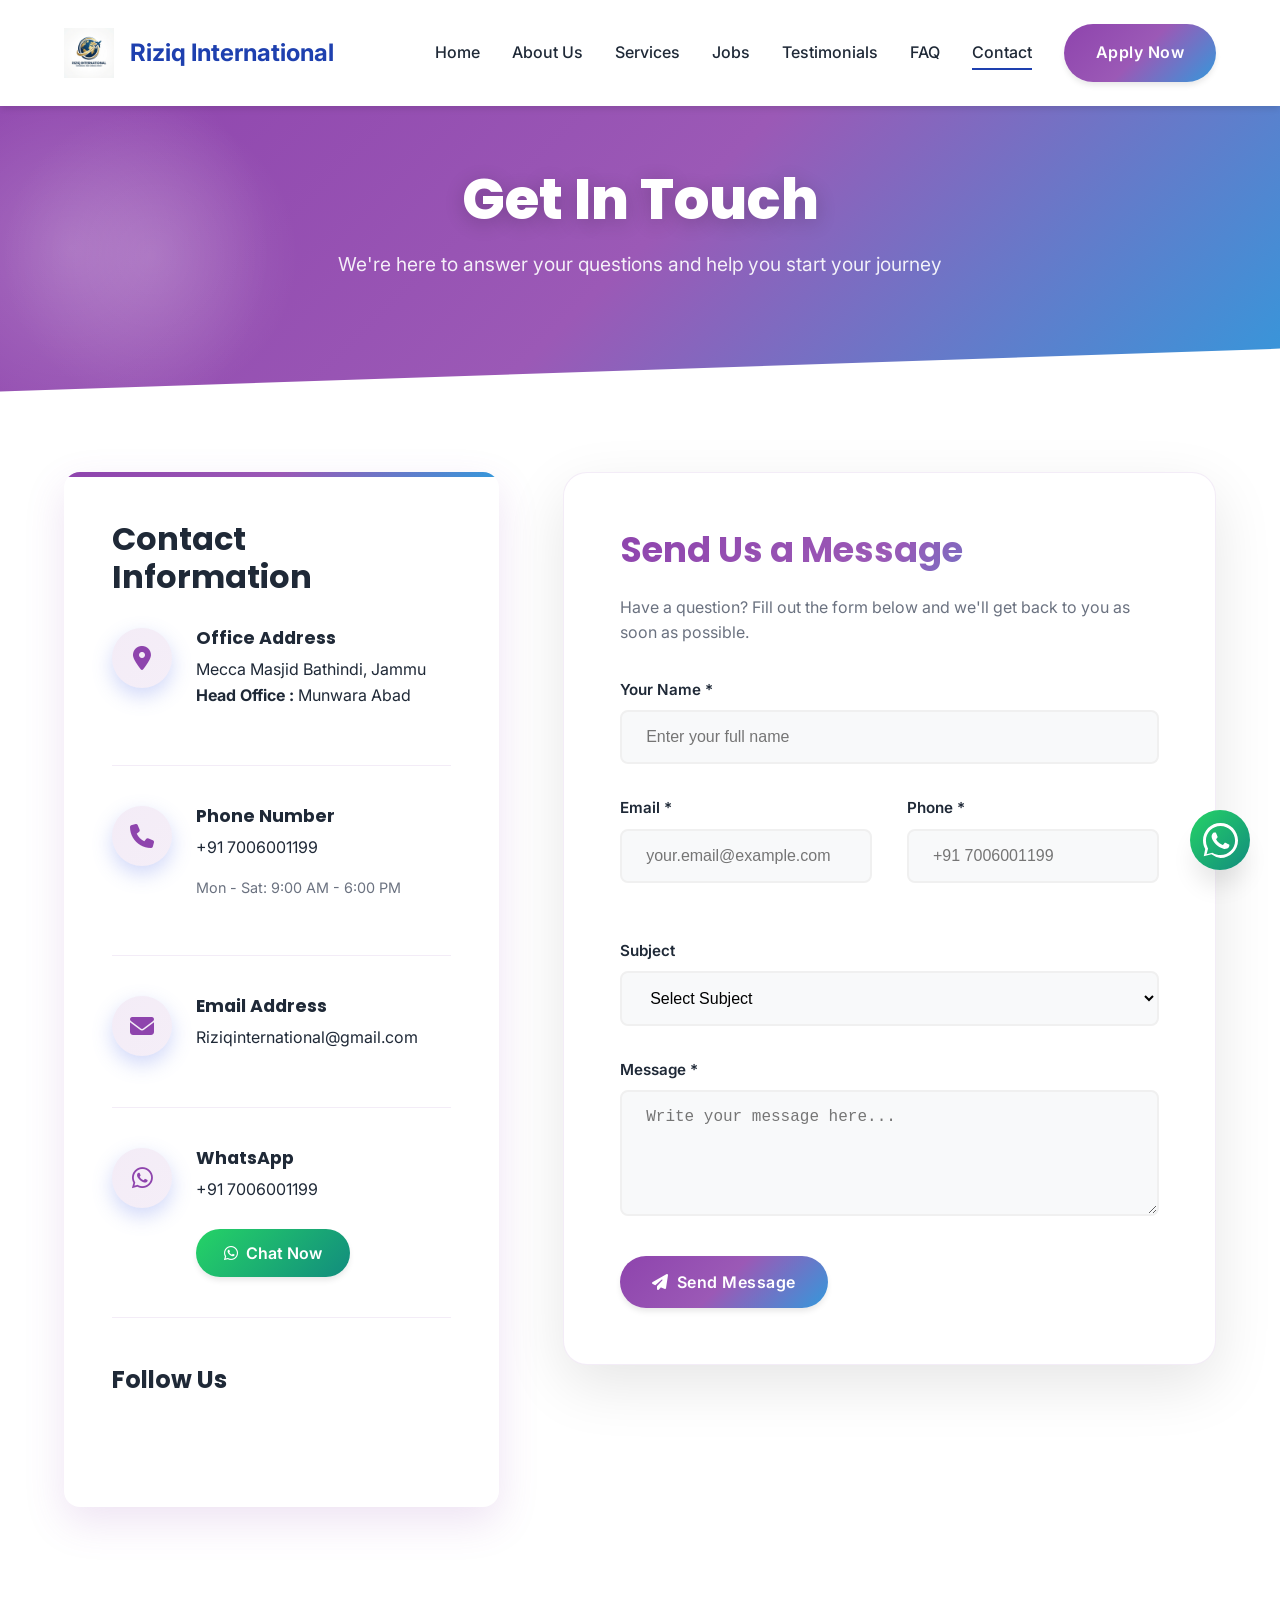
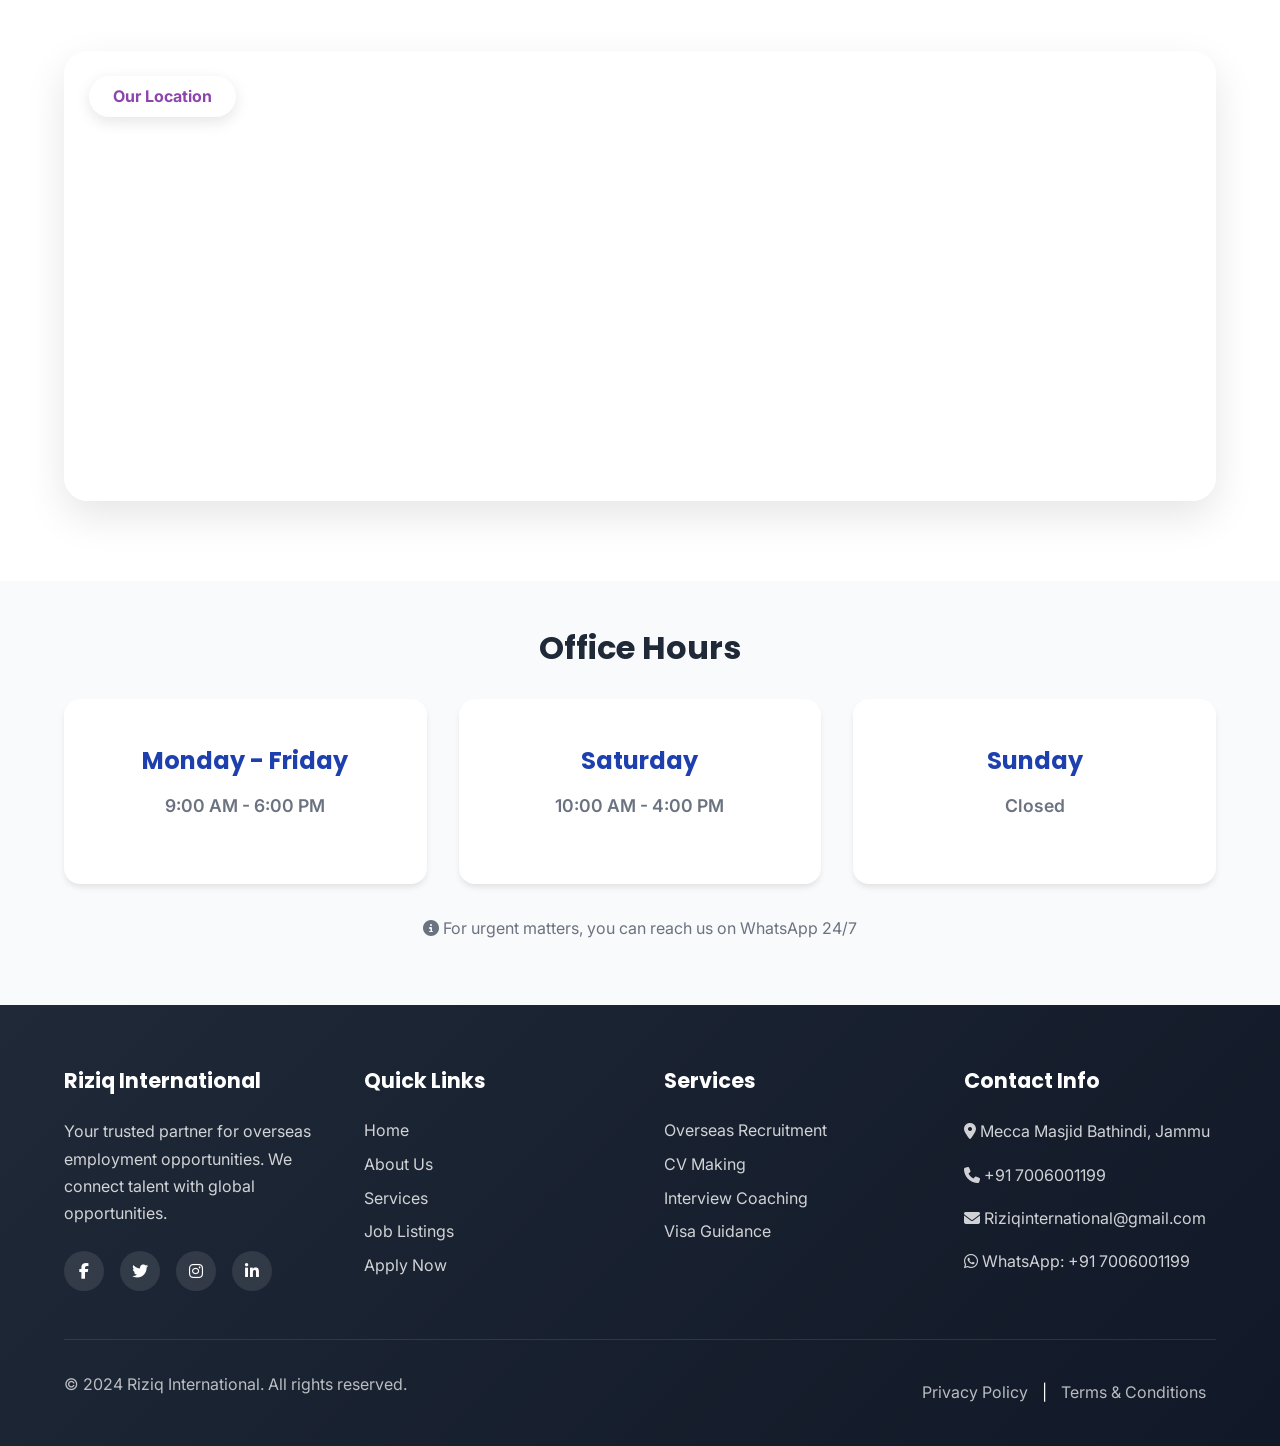
<file: contact.html>
<!DOCTYPE html>
<html lang="en">

<head>
    <meta charset="UTF-8">
    <meta name="viewport" content="width=device-width, initial-scale=1.0">
    <meta name="description"
        content="Contact Riziq International for overseas job consultancy services. Visit our office in Pulwama, Kashmir or reach us via phone, email, or WhatsApp.">
    <title>Contact Us - Riziq International</title>

    <link rel="preconnect" href="https://fonts.googleapis.com">
    <link rel="preconnect" href="https://fonts.gstatic.com" crossorigin>
    <link
        href="https://fonts.googleapis.com/css2?family=Inter:wght@400;500;600;700&family=Poppins:wght@600;700;800&display=swap"
        rel="stylesheet">

    <link rel="stylesheet" href="css/style.css">
    <link rel="stylesheet" href="css/components.css">
    <link rel="stylesheet" href="css/pages.css">
    <link rel="stylesheet" href="css/animations.css">
    <link rel="stylesheet" href="css/premium-effects.css">
    <link rel="stylesheet" href="css/mobile-responsive.css">
    <link rel="stylesheet" href="css/remaining-pages.css">
    <link rel="stylesheet" href="css/contact-page.css">
    <link rel="stylesheet" href="https://cdnjs.cloudflare.com/ajax/libs/font-awesome/6.4.0/css/all.min.css">
</head>

<body class="contact-page">
    <!-- Header -->
    <header class="header">
        <div class="container">
            <nav class="navbar">
                <a href="index.html" class="logo">
                    <img src="images/logo.png" alt="Riziq International Logo" class="logo-img">
                    <span>Riziq International</span>
                </a>

                <ul class="nav-menu">
                    <li><a href="index.html" class="nav-link">Home</a></li>
                    <li><a href="about.html" class="nav-link">About Us</a></li>
                    <li><a href="services.html" class="nav-link">Services</a></li>
                    <li><a href="jobs.html" class="nav-link">Jobs</a></li>
                    <li><a href="testimonials.html" class="nav-link">Testimonials</a></li>
                    <li><a href="faq.html" class="nav-link">FAQ</a></li>
                    <li><a href="contact.html" class="nav-link">Contact</a></li>
                    <li><a href="apply.html" class="btn btn-primary">Apply Now</a></li>
                </ul>

                <div class="mobile-toggle">
                    <span></span>
                    <span></span>
                    <span></span>
                </div>
            </nav>
        </div>
    </header>

    <!-- Page Header -->
    <section class="page-header">
        <div class="container">
            <h1>Get In Touch</h1>
            <p>We're here to answer your questions and help you start your journey</p>
        </div>
    </section>

    <!-- Contact Section -->
    <section class="contact-section">
        <div class="container">
            <div class="contact-grid">
                <!-- Contact Information -->
                <div class="contact-info">
                    <h2 style="margin-bottom: var(--spacing-lg);">Contact Information</h2>

                    <div class="contact-item">
                        <div class="contact-icon">
                            <i class="fas fa-map-marker-alt"></i>
                        </div>
                        <div class="contact-details">
                            <h4>Office Address</h4>
                            <p>Mecca Masjid Bathindi, Jammu<br><strong>Head Office :</strong> Munwara Abad</p>
                        </div>
                    </div>

                    <div class="contact-item">
                        <div class="contact-icon">
                            <i class="fas fa-phone"></i>
                        </div>
                        <div class="contact-details">
                            <h4>Phone Number</h4>
                            <p>+91 7006001199</p>
                            <p style="font-size: 0.9rem; color: var(--text-light);">Mon - Sat: 9:00 AM - 6:00 PM</p>
                        </div>
                    </div>

                    <div class="contact-item">
                        <div class="contact-icon">
                            <i class="fas fa-envelope"></i>
                        </div>
                        <div class="contact-details">
                            <h4>Email Address</h4>
                            <p>Riziqinternational@gmail.com</p>
                        </div>
                    </div>

                    <div class="contact-item">
                        <div class="contact-icon">
                            <i class="fab fa-whatsapp"></i>
                        </div>
                        <div class="contact-details">
                            <h4>WhatsApp</h4>
                            <p>+91 7006001199</p>
                            <button onclick="openWhatsApp()" class="btn btn-whatsapp" style="margin-top: 10px;">
                                <i class="fab fa-whatsapp"></i> Chat Now
                            </button>
                        </div>
                    </div>

                    <div style="margin-top: var(--spacing-xl);">
                        <h4 style="margin-bottom: var(--spacing-md);">Follow Us</h4>
                        <div class="social-links">
                            <a href="#" class="social-link"><i class="fab fa-facebook-f"></i></a>
                            <a href="#" class="social-link"><i class="fab fa-twitter"></i></a>
                            <a href="#" class="social-link"><i class="fab fa-instagram"></i></a>
                            <a href="#" class="social-link"><i class="fab fa-linkedin-in"></i></a>
                        </div>
                    </div>
                </div>

                <!-- Contact Form -->
                <div class="contact-form-wrapper">
                    <h2 style="margin-bottom: var(--spacing-md);">Send Us a Message</h2>
                    <p style="color: var(--text-light); margin-bottom: var(--spacing-lg);">
                        Have a question? Fill out the form below and we'll get back to you as soon as possible.
                    </p>

                    <form id="contactForm" onsubmit="handleContactForm(event)">
                        <div class="form-group">
                            <label class="form-label">Your Name *</label>
                            <input type="text" name="name" class="form-control" placeholder="Enter your full name"
                                required>
                        </div>

                        <div class="form-row">
                            <div class="form-group">
                                <label class="form-label">Email *</label>
                                <input type="email" name="email" class="form-control"
                                    placeholder="your.email@example.com" required>
                            </div>

                            <div class="form-group">
                                <label class="form-label">Phone *</label>
                                <input type="tel" name="phone" class="form-control" placeholder="+91 7006001199"
                                    required>
                            </div>
                        </div>

                        <div class="form-group">
                            <label class="form-label">Subject</label>
                            <select name="subject" class="form-control">
                                <option value="">Select Subject</option>
                                <option value="general">General Inquiry</option>
                                <option value="job">Job Opportunities</option>
                                <option value="application">Application Status</option>
                                <option value="visa">Visa Assistance</option>
                                <option value="other">Other</option>
                            </select>
                        </div>

                        <div class="form-group">
                            <label class="form-label">Message *</label>
                            <textarea name="message" class="form-control" rows="5"
                                placeholder="Write your message here..." required></textarea>
                        </div>

                        <button type="submit" class="btn btn-primary btn-block">
                            <i class="fas fa-paper-plane"></i> Send Message
                        </button>
                    </form>
                </div>
            </div>
        </div>
    </section>

    <!-- Map Section -->
    <section class="map-section">
        <div class="container">
            <div class="map-container">
                <iframe
                    src="https://www.google.com/maps/embed?pb=!1m18!1m12!1m3!1d26478.35947843!2d74.87!3d33.87!2m3!1f0!2f0!3f0!3m2!1i1024!2i768!4f13.1!3m3!1m2!1s0x38e1f3e3e3e3e3e3%3A0x3e3e3e3e3e3e3e3e!2sPulwama%2C%20Jammu%20and%20Kashmir!5e0!3m2!1sen!2sin!4v1234567890"
                    width="100%" height="400" style="border:0; border-radius: var(--radius-lg);" allowfullscreen=""
                    loading="lazy" referrerpolicy="no-referrer-when-downgrade">
                </iframe>
            </div>
        </div>
    </section>

    <!-- Office Hours -->
    <section style="background: var(--bg-light); padding: var(--spacing-xl) 0;">
        <div class="container">
            <div class="text-center">
                <h2 style="margin-bottom: var(--spacing-lg);">Office Hours</h2>
                <div class="grid grid-3">
                    <div class="card text-center">
                        <h4 style="color: var(--primary-color); margin-bottom: var(--spacing-sm);">Monday - Friday</h4>
                        <p style="font-size: 1.1rem; font-weight: 600;">9:00 AM - 6:00 PM</p>
                    </div>

                    <div class="card text-center">
                        <h4 style="color: var(--primary-color); margin-bottom: var(--spacing-sm);">Saturday</h4>
                        <p style="font-size: 1.1rem; font-weight: 600;">10:00 AM - 4:00 PM</p>
                    </div>

                    <div class="card text-center">
                        <h4 style="color: var(--primary-color); margin-bottom: var(--spacing-sm);">Sunday</h4>
                        <p style="font-size: 1.1rem; font-weight: 600;">Closed</p>
                    </div>
                </div>

                <p style="margin-top: var(--spacing-lg); color: var(--text-light);">
                    <i class="fas fa-info-circle"></i> For urgent matters, you can reach us on WhatsApp 24/7
                </p>
            </div>
        </div>
    </section>

    <!-- Footer -->
    <footer class="footer">
        <div class="container">
            <div class="footer-content">
                <div class="footer-section">
                    <h3>Riziq International</h3>
                    <p>Your trusted partner for overseas employment opportunities. We connect talent with global
                        opportunities.</p>
                    <div class="social-links">
                        <a href="#" class="social-link"><i class="fab fa-facebook-f"></i></a>
                        <a href="#" class="social-link"><i class="fab fa-twitter"></i></a>
                        <a href="#" class="social-link"><i class="fab fa-instagram"></i></a>
                        <a href="#" class="social-link"><i class="fab fa-linkedin-in"></i></a>
                    </div>
                </div>

                <div class="footer-section">
                    <h3>Quick Links</h3>
                    <ul class="footer-links">
                        <li><a href="index.html">Home</a></li>
                        <li><a href="about.html">About Us</a></li>
                        <li><a href="services.html">Services</a></li>
                        <li><a href="jobs.html">Job Listings</a></li>
                        <li><a href="apply.html">Apply Now</a></li>
                    </ul>
                </div>

                <div class="footer-section">
                    <h3>Services</h3>
                    <ul class="footer-links">
                        <li><a href="services.html#recruitment">Overseas Recruitment</a></li>
                        <li><a href="services.html#cv">CV Making</a></li>
                        <li><a href="services.html#interview">Interview Coaching</a></li>
                        <li><a href="services.html#visa">Visa Guidance</a></li>
                    </ul>
                </div>

                <div class="footer-section">
                    <h3>Contact Info</h3>
                    <p><i class="fas fa-map-marker-alt"></i> Mecca Masjid Bathindi, Jammu</p>
                    <p><i class="fas fa-phone"></i> +91 7006001199</p>
                    <p><i class="fas fa-envelope"></i> Riziqinternational@gmail.com</p>
                    <p><i class="fab fa-whatsapp"></i> WhatsApp: +91 7006001199</p>
                </div>
            </div>

            <div class="footer-bottom">
                <p>&copy; 2024 Riziq International. All rights reserved.</p>
                <div>
                    <a href="#" style="margin: 0 10px;">Privacy Policy</a> |
                    <a href="#" style="margin: 0 10px;">Terms & Conditions</a>
                </div>
            </div>
        </div>
    </footer>

    <!-- WhatsApp Sticky Button -->
    <div class="whatsapp-sticky" onclick="openWhatsApp()">
        <svg viewBox="0 0 32 32" xmlns="http://www.w3.org/2000/svg">
            <path
                d="M16 0C7.164 0 0 7.164 0 16c0 2.825.738 5.48 2.028 7.784L.698 30.5l7.032-1.842A15.923 15.923 0 0016 32c8.836 0 16-7.164 16-16S24.836 0 16 0zm0 29.333c-2.547 0-4.96-.707-7.013-1.933l-.503-.302-5.213 1.367 1.39-5.08-.33-.52A13.267 13.267 0 012.667 16c0-7.364 5.97-13.333 13.333-13.333S29.333 8.636 29.333 16 23.364 29.333 16 29.333zm7.293-9.98c-.4-.2-2.367-1.167-2.733-1.3-.367-.133-.633-.2-.9.2-.267.4-1.033 1.3-1.267 1.567-.233.267-.467.3-.867.1-.4-.2-1.687-.622-3.213-1.982-1.187-1.06-1.99-2.367-2.223-2.767-.233-.4-.025-.617.175-.817.18-.18.4-.467.6-.7.2-.233.267-.4.4-.667.133-.267.067-.5-.033-.7-.1-.2-.9-2.167-1.233-2.967-.325-.78-.655-.674-.9-.687-.233-.012-.5-.015-.767-.015s-.7.1-1.067.5c-.367.4-1.4 1.367-1.4 3.333s1.433 3.867 1.633 4.133c.2.267 2.82 4.307 6.833 6.04.955.413 1.7.66 2.28.845.96.305 1.833.262 2.523.159.77-.115 2.367-.967 2.7-1.9.333-.933.333-1.733.233-1.9-.1-.167-.367-.267-.767-.467z" />
        </svg>
    </div>

    <script src="js/main.js"></script>
</body>

</html>
</file>
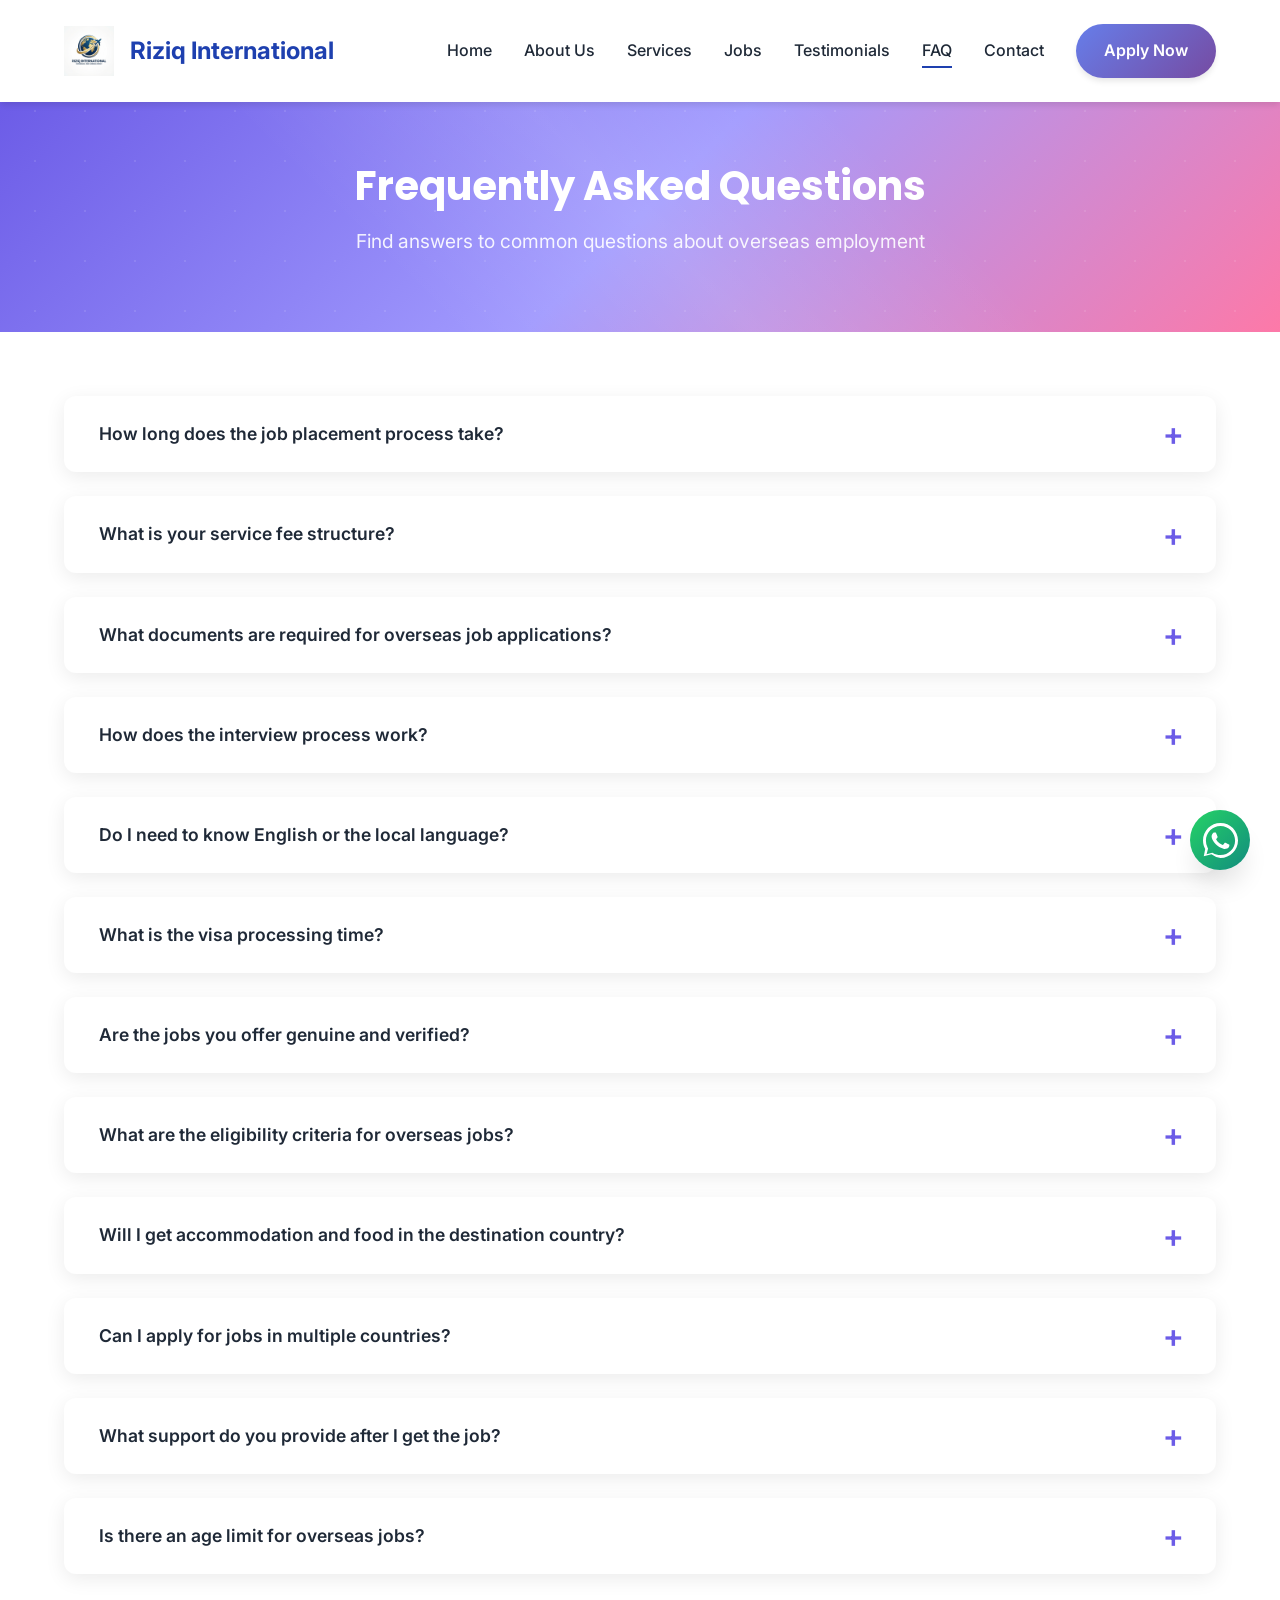
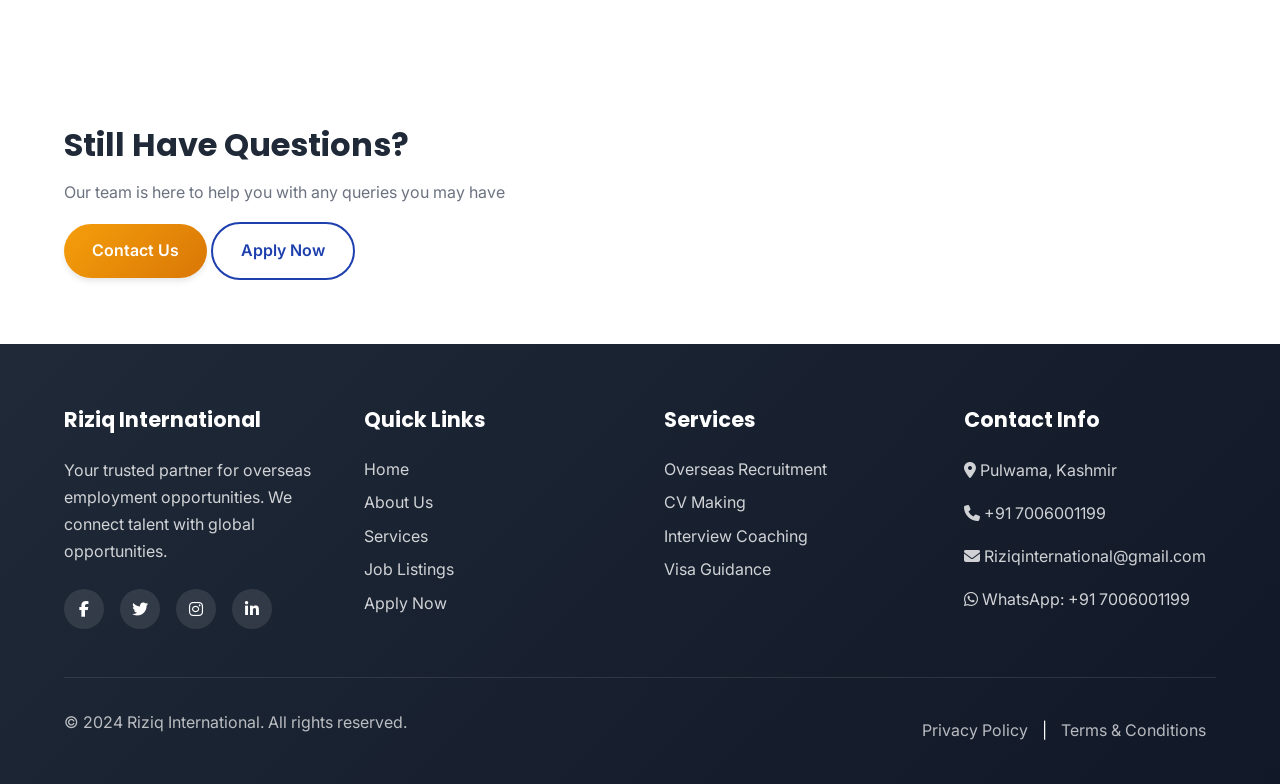
<file: faq.html>
<!DOCTYPE html>
<html lang="en">

<head>
    <meta charset="UTF-8">
    <meta name="viewport" content="width=device-width, initial-scale=1.0">
    <meta name="description"
        content="Frequently asked questions about overseas job recruitment, visa process, and requirements at Riziq International.">
    <title>FAQ - Riziq International</title>

    <link rel="preconnect" href="https://fonts.googleapis.com">
    <link rel="preconnect" href="https://fonts.gstatic.com" crossorigin>
    <link
        href="https://fonts.googleapis.com/css2?family=Inter:wght@400;500;600;700&family=Poppins:wght@600;700;800&display=swap"
        rel="stylesheet">

    <link rel="stylesheet" href="css/style.css">
    <link rel="stylesheet" href="css/components.css">
    <link rel="stylesheet" href="css/pages.css">
    <link rel="stylesheet" href="css/animations.css">
    <link rel="stylesheet" href="css/premium-effects.css">
    <link rel="stylesheet" href="css/mobile-responsive.css">
    <link rel="stylesheet" href="css/remaining-pages.css">
    <link rel="stylesheet" href="https://cdnjs.cloudflare.com/ajax/libs/font-awesome/6.4.0/css/all.min.css">
</head>

<body class="faq-page">
    <!-- Header -->
    <header class="header">
        <div class="container">
            <nav class="navbar">
                <a href="index.html" class="logo">
                    <img src="images/logo.png" alt="Riziq International Logo" class="logo-img">
                    <span>Riziq International</span>
                </a>

                <ul class="nav-menu">
                    <li><a href="index.html" class="nav-link">Home</a></li>
                    <li><a href="about.html" class="nav-link">About Us</a></li>
                    <li><a href="services.html" class="nav-link">Services</a></li>
                    <li><a href="jobs.html" class="nav-link">Jobs</a></li>
                    <li><a href="testimonials.html" class="nav-link">Testimonials</a></li>
                    <li><a href="faq.html" class="nav-link">FAQ</a></li>
                    <li><a href="contact.html" class="nav-link">Contact</a></li>
                    <li><a href="apply.html" class="btn btn-primary">Apply Now</a></li>
                </ul>

                <div class="mobile-toggle">
                    <span></span>
                    <span></span>
                    <span></span>
                </div>
            </nav>
        </div>
    </header>

    <!-- Page Header -->
    <section class="page-header">
        <div class="container">
            <h1>Frequently Asked Questions</h1>
            <p>Find answers to common questions about overseas employment</p>
        </div>
    </section>

    <!-- FAQ Section -->
    <section class="faq-section">
        <div class="container">
            <div class="faq-list">
                <!-- FAQ 1 -->
                <div class="faq-item">
                    <div class="faq-question">
                        How long does the job placement process take?
                    </div>
                    <div class="faq-answer">
                        <div class="faq-answer-content">
                            The timeline varies depending on the country and job type. Generally, the process takes 2-4
                            months from application to deployment. This includes job matching (1-2 weeks), interview
                            process (2-4 weeks), offer letter (1 week), visa processing (4-8 weeks), and final
                            deployment. We work to expedite the process while ensuring all documentation is properly
                            completed.
                        </div>
                    </div>
                </div>

                <!-- FAQ 2 -->
                <div class="faq-item">
                    <div class="faq-question">
                        What is your service fee structure?
                    </div>
                    <div class="faq-answer">
                        <div class="faq-answer-content">
                            Our fees vary based on the destination country and job type. We maintain complete
                            transparency with no hidden charges. The fee typically covers CV preparation, job matching,
                            interview coaching, documentation support, and visa assistance. We provide a detailed fee
                            breakdown during your initial consultation. Payment plans are available for eligible
                            candidates.
                        </div>
                    </div>
                </div>

                <!-- FAQ 3 -->
                <div class="faq-item">
                    <div class="faq-question">
                        What documents are required for overseas job applications?
                    </div>
                    <div class="faq-answer">
                        <div class="faq-answer-content">
                            Basic documents include: Valid passport (minimum 6 months validity), Educational
                            certificates and transcripts, Experience certificates and reference letters, Updated
                            CV/Resume, Passport-size photographs, Medical fitness certificate, Police clearance
                            certificate, and any professional licenses or certifications relevant to your field.
                            Specific requirements may vary by country and job type.
                        </div>
                    </div>
                </div>

                <!-- FAQ 4 -->
                <div class="faq-item">
                    <div class="faq-question">
                        How does the interview process work?
                    </div>
                    <div class="faq-answer">
                        <div class="faq-answer-content">
                            Most interviews are conducted via video call (Skype, Zoom, or WhatsApp). We provide
                            comprehensive interview preparation including mock interviews, common questions, and tips.
                            Some employers may conduct telephonic interviews first, followed by video interviews. In
                            rare cases, in-person interviews may be arranged. We guide you through each step and provide
                            feedback to improve your performance.
                        </div>
                    </div>
                </div>

                <!-- FAQ 5 -->
                <div class="faq-item">
                    <div class="faq-question">
                        Do I need to know English or the local language?
                    </div>
                    <div class="faq-answer">
                        <div class="faq-answer-content">
                            English proficiency is required for most positions, especially in Gulf countries and
                            English-speaking nations. The level required varies by job - basic English is sufficient for
                            unskilled positions, while skilled roles may require fluent communication. For countries
                            like Germany, Poland, or Romania, basic local language knowledge may be beneficial but not
                            always mandatory. We can guide you on language requirements for specific positions.
                        </div>
                    </div>
                </div>

                <!-- FAQ 6 -->
                <div class="faq-item">
                    <div class="faq-question">
                        What is the visa processing time?
                    </div>
                    <div class="faq-answer">
                        <div class="faq-answer-content">
                            Visa processing times vary by country: Gulf countries (UAE, Saudi, Qatar, Kuwait, Oman)
                            typically take 3-6 weeks. European countries may take 6-12 weeks. The UK takes 4-8 weeks.
                            Processing times can be affected by embassy workload, document completeness, and
                            country-specific regulations. We track your application and keep you updated throughout the
                            process.
                        </div>
                    </div>
                </div>

                <!-- FAQ 7 -->
                <div class="faq-item">
                    <div class="faq-question">
                        Are the jobs you offer genuine and verified?
                    </div>
                    <div class="faq-answer">
                        <div class="faq-answer-content">
                            Absolutely! We work only with verified, reputable employers. All job offers are genuine with
                            proper employment contracts. We conduct thorough verification of employers before partnering
                            with them. You will receive an official offer letter with complete job details including
                            salary, benefits, working hours, and contract duration. We never charge fees for fake or
                            non-existent positions.
                        </div>
                    </div>
                </div>

                <!-- FAQ 8 -->
                <div class="faq-item">
                    <div class="faq-question">
                        What are the eligibility criteria for overseas jobs?
                    </div>
                    <div class="faq-answer">
                        <div class="faq-answer-content">
                            General eligibility includes: Age between 21-45 years (varies by job), Valid passport, Good
                            health (medical fitness required), No criminal record, Educational qualifications as per job
                            requirements, and Relevant work experience (for skilled positions). Specific jobs may have
                            additional requirements. We assess your profile during consultation and recommend suitable
                            opportunities.
                        </div>
                    </div>
                </div>

                <!-- FAQ 9 -->
                <div class="faq-item">
                    <div class="faq-question">
                        Will I get accommodation and food in the destination country?
                    </div>
                    <div class="faq-answer">
                        <div class="faq-answer-content">
                            This depends on the employer and job contract. Many employers, especially in Gulf countries,
                            provide accommodation and sometimes food as part of the employment package. For European
                            jobs, accommodation may or may not be provided - this is clearly mentioned in the offer
                            letter. We ensure all benefits are documented in your contract before you accept the offer.
                        </div>
                    </div>
                </div>

                <!-- FAQ 10 -->
                <div class="faq-item">
                    <div class="faq-question">
                        Can I apply for jobs in multiple countries?
                    </div>
                    <div class="faq-answer">
                        <div class="faq-answer-content">
                            Yes, you can apply for positions in multiple countries. However, we recommend focusing on
                            2-3 preferred destinations to increase your chances. During your profile assessment, we'll
                            discuss which countries best match your qualifications, experience, and career goals. This
                            targeted approach typically yields better results than applying everywhere.
                        </div>
                    </div>
                </div>

                <!-- FAQ 11 -->
                <div class="faq-item">
                    <div class="faq-question">
                        What support do you provide after I get the job?
                    </div>
                    <div class="faq-answer">
                        <div class="faq-answer-content">
                            Our support continues even after placement! We assist with pre-departure orientation, travel
                            arrangements guidance, airport procedures, and settling-in advice. We maintain contact to
                            ensure you're adjusting well. If you face any issues with your employer, we're here to help
                            mediate and find solutions. Our relationship doesn't end with placement - your success is
                            our success.
                        </div>
                    </div>
                </div>

                <!-- FAQ 12 -->
                <div class="faq-item">
                    <div class="faq-question">
                        Is there an age limit for overseas jobs?
                    </div>
                    <div class="faq-answer">
                        <div class="faq-answer-content">
                            Age requirements vary by country and job type. Generally, most countries prefer candidates
                            between 21-45 years. Gulf countries are more flexible with age for experienced
                            professionals. European countries may have stricter age limits for certain visa categories.
                            Unskilled positions typically have an upper age limit of 40-45 years. We'll advise you on
                            age-appropriate opportunities during consultation.
                        </div>
                    </div>
                </div>
            </div>
        </div>
    </section>

    <!-- Still Have Questions -->
    <section class="cta-section">
        <div class="container">
            <div class="cta-content">
                <h2>Still Have Questions?</h2>
                <p>Our team is here to help you with any queries you may have</p>
                <div class="cta-buttons">
                    <a href="contact.html" class="btn btn-accent">Contact Us</a>
                    <a href="apply.html" class="btn btn-outline">Apply Now</a>
                </div>
            </div>
        </div>
    </section>

    <!-- Footer -->
    <footer class="footer">
        <div class="container">
            <div class="footer-content">
                <div class="footer-section">
                    <h3>Riziq International</h3>
                    <p>Your trusted partner for overseas employment opportunities. We connect talent with global
                        opportunities.</p>
                    <div class="social-links">
                        <a href="#" class="social-link"><i class="fab fa-facebook-f"></i></a>
                        <a href="#" class="social-link"><i class="fab fa-twitter"></i></a>
                        <a href="#" class="social-link"><i class="fab fa-instagram"></i></a>
                        <a href="#" class="social-link"><i class="fab fa-linkedin-in"></i></a>
                    </div>
                </div>

                <div class="footer-section">
                    <h3>Quick Links</h3>
                    <ul class="footer-links">
                        <li><a href="index.html">Home</a></li>
                        <li><a href="about.html">About Us</a></li>
                        <li><a href="services.html">Services</a></li>
                        <li><a href="jobs.html">Job Listings</a></li>
                        <li><a href="apply.html">Apply Now</a></li>
                    </ul>
                </div>

                <div class="footer-section">
                    <h3>Services</h3>
                    <ul class="footer-links">
                        <li><a href="services.html#recruitment">Overseas Recruitment</a></li>
                        <li><a href="services.html#cv">CV Making</a></li>
                        <li><a href="services.html#interview">Interview Coaching</a></li>
                        <li><a href="services.html#visa">Visa Guidance</a></li>
                    </ul>
                </div>

                <div class="footer-section">
                    <h3>Contact Info</h3>
                    <p><i class="fas fa-map-marker-alt"></i> Pulwama, Kashmir</p>
                    <p><i class="fas fa-phone"></i> +91 7006001199</p>
                    <p><i class="fas fa-envelope"></i> Riziqinternational@gmail.com</p>
                    <p><i class="fab fa-whatsapp"></i> WhatsApp: +91 7006001199</p>
                </div>
            </div>

            <div class="footer-bottom">
                <p>&copy; 2024 Riziq International. All rights reserved.</p>
                <div>
                    <a href="#" style="margin: 0 10px;">Privacy Policy</a> |
                    <a href="#" style="margin: 0 10px;">Terms & Conditions</a>
                </div>
            </div>
        </div>
    </footer>

    <!-- WhatsApp Sticky Button -->
    <div class="whatsapp-sticky" onclick="openWhatsApp()">
        <svg viewBox="0 0 32 32" xmlns="http://www.w3.org/2000/svg">
            <path
                d="M16 0C7.164 0 0 7.164 0 16c0 2.825.738 5.48 2.028 7.784L.698 30.5l7.032-1.842A15.923 15.923 0 0016 32c8.836 0 16-7.164 16-16S24.836 0 16 0zm0 29.333c-2.547 0-4.96-.707-7.013-1.933l-.503-.302-5.213 1.367 1.39-5.08-.33-.52A13.267 13.267 0 012.667 16c0-7.364 5.97-13.333 13.333-13.333S29.333 8.636 29.333 16 23.364 29.333 16 29.333zm7.293-9.98c-.4-.2-2.367-1.167-2.733-1.3-.367-.133-.633-.2-.9.2-.267.4-1.033 1.3-1.267 1.567-.233.267-.467.3-.867.1-.4-.2-1.687-.622-3.213-1.982-1.187-1.06-1.99-2.367-2.223-2.767-.233-.4-.025-.617.175-.817.18-.18.4-.467.6-.7.2-.233.267-.4.4-.667.133-.267.067-.5-.033-.7-.1-.2-.9-2.167-1.233-2.967-.325-.78-.655-.674-.9-.687-.233-.012-.5-.015-.767-.015s-.7.1-1.067.5c-.367.4-1.4 1.367-1.4 3.333s1.433 3.867 1.633 4.133c.2.267 2.82 4.307 6.833 6.04.955.413 1.7.66 2.28.845.96.305 1.833.262 2.523.159.77-.115 2.367-.967 2.7-1.9.333-.933.333-1.733.233-1.9-.1-.167-.367-.267-.767-.467z" />
        </svg>
    </div>

    <script src="js/main.js"></script>
</body>

</html>
</file>
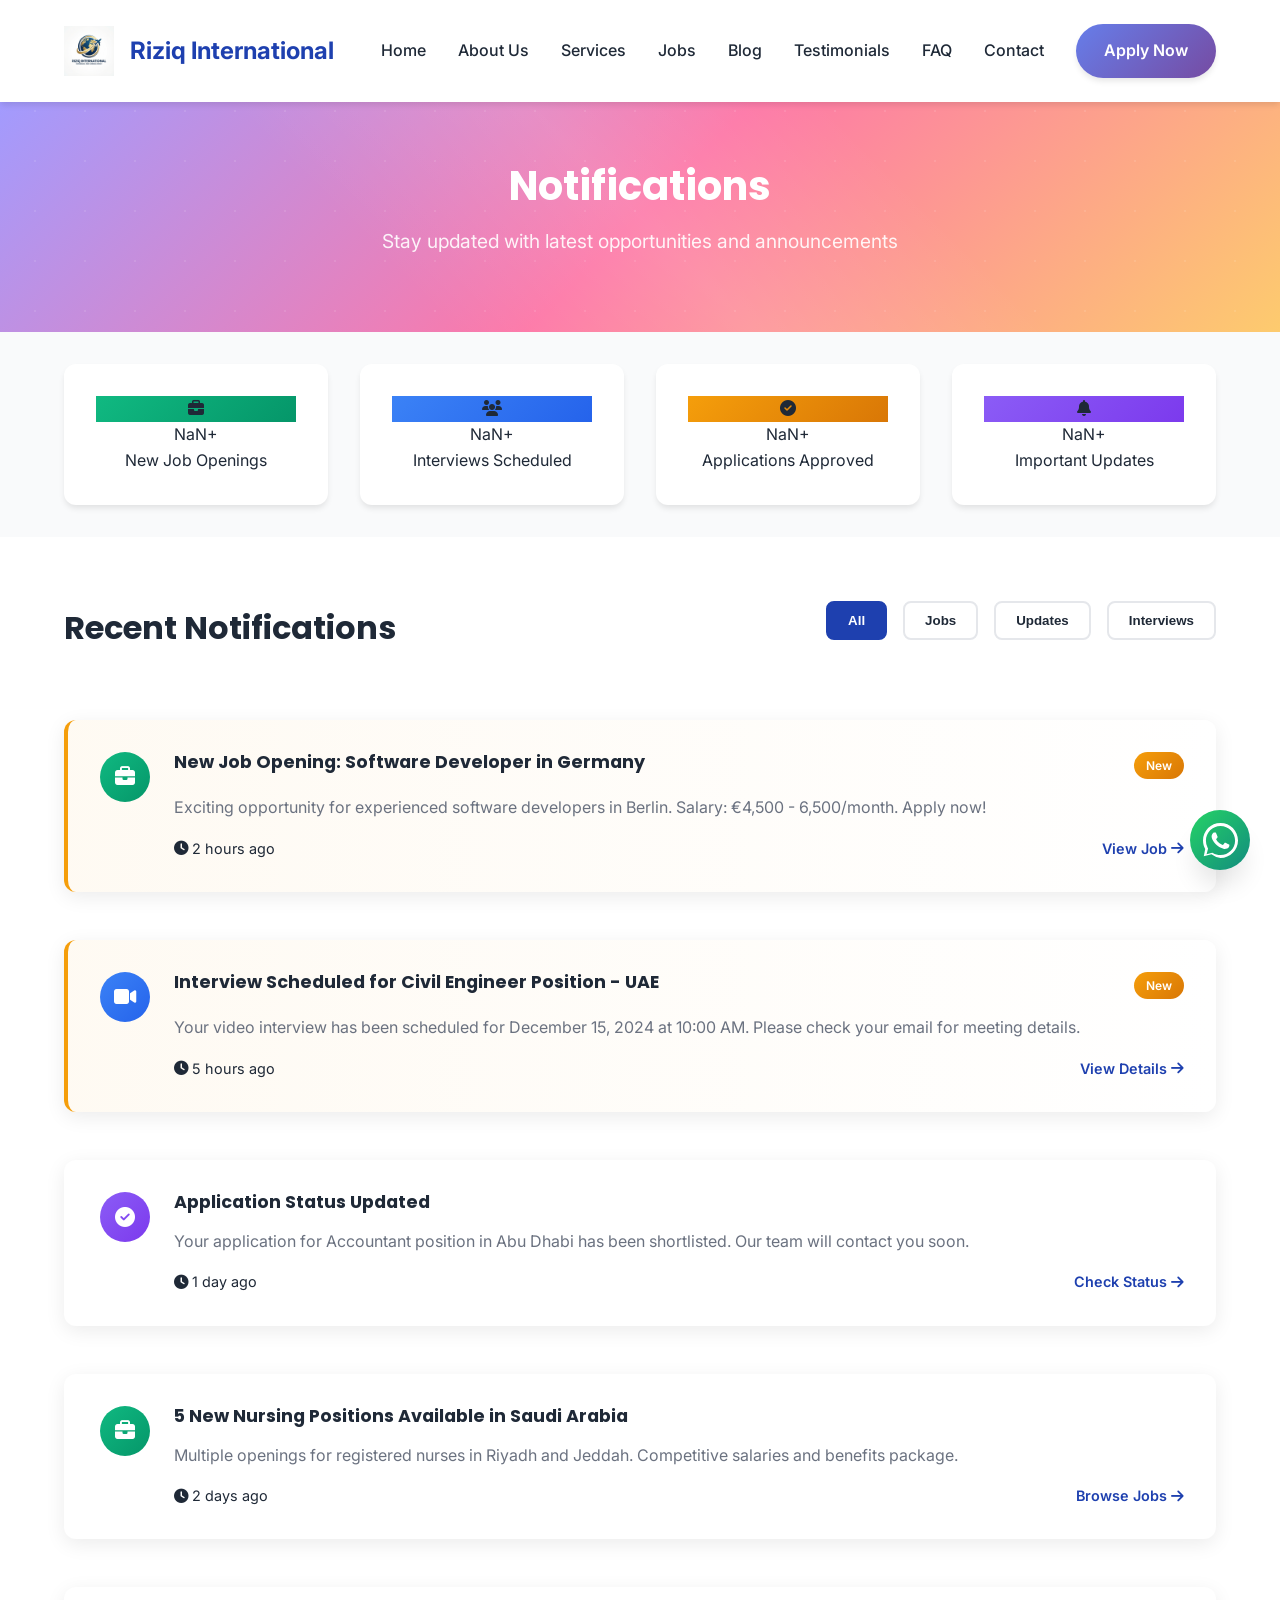
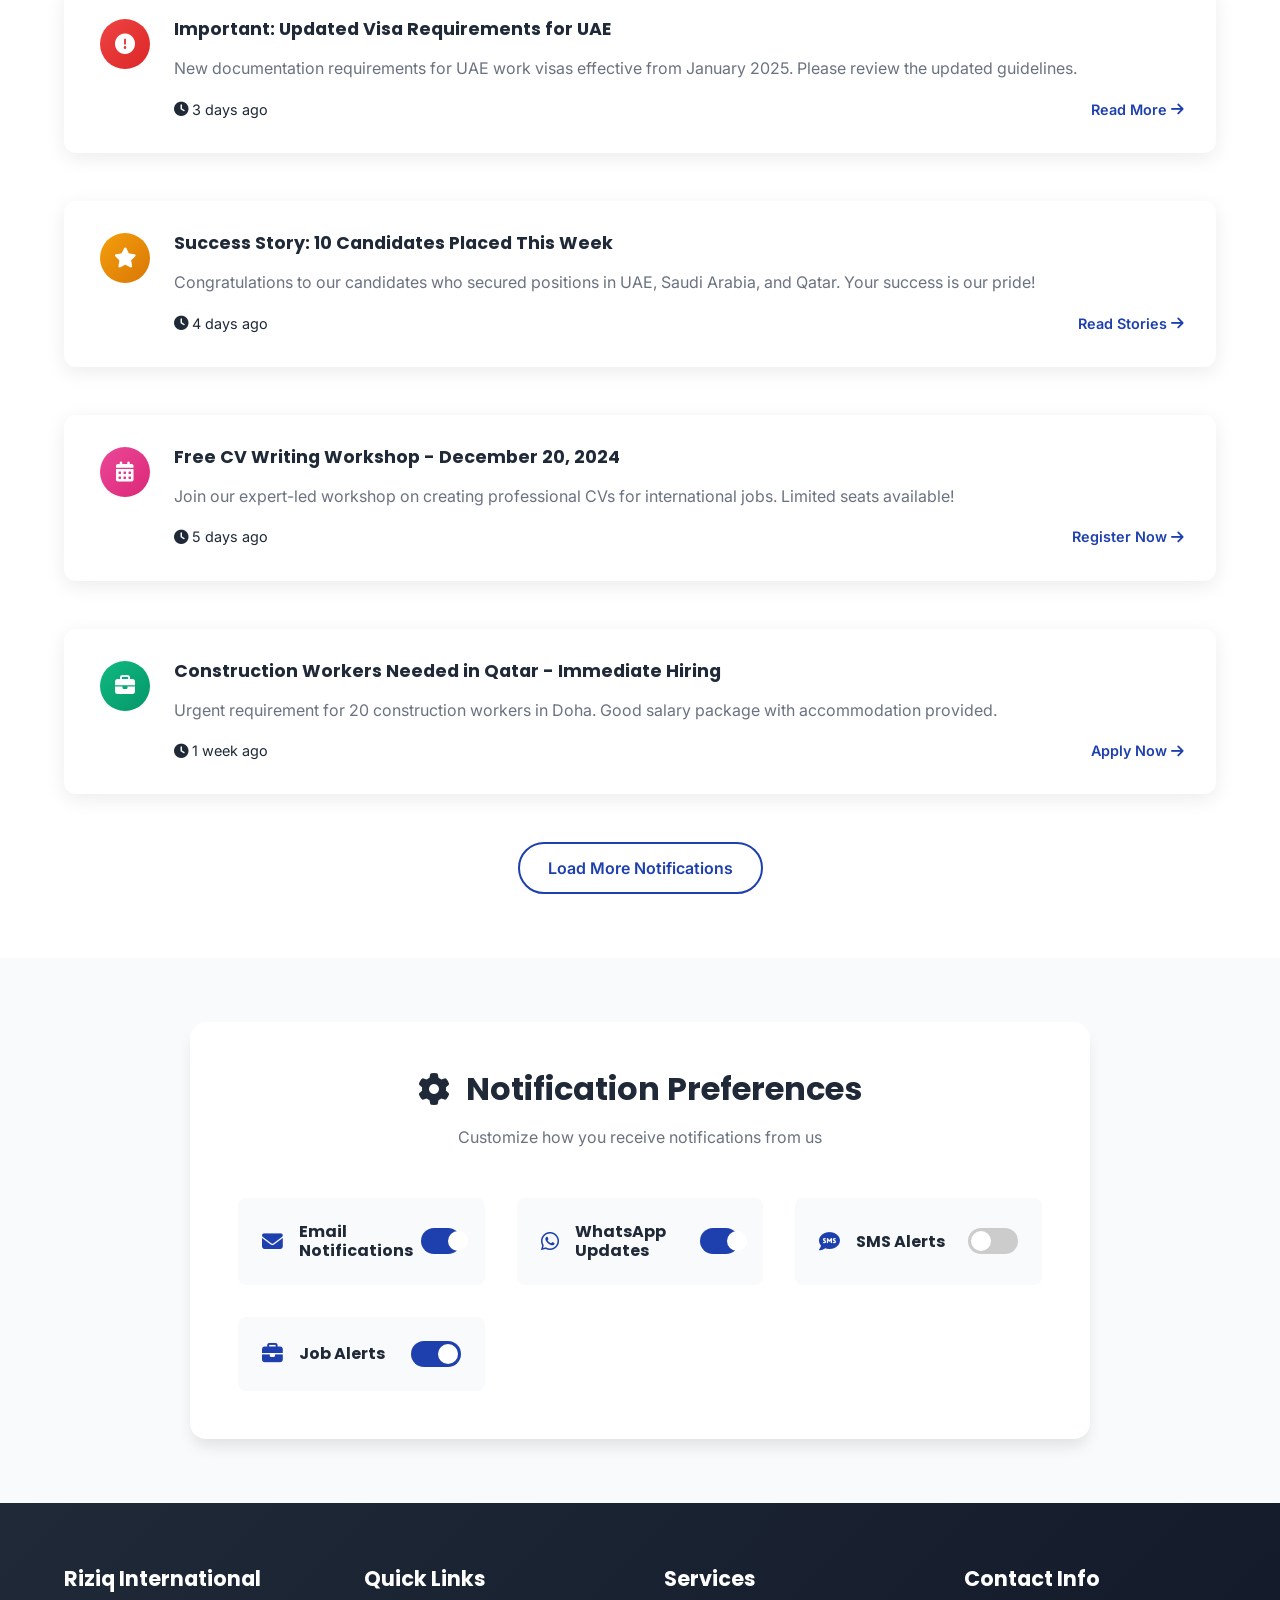
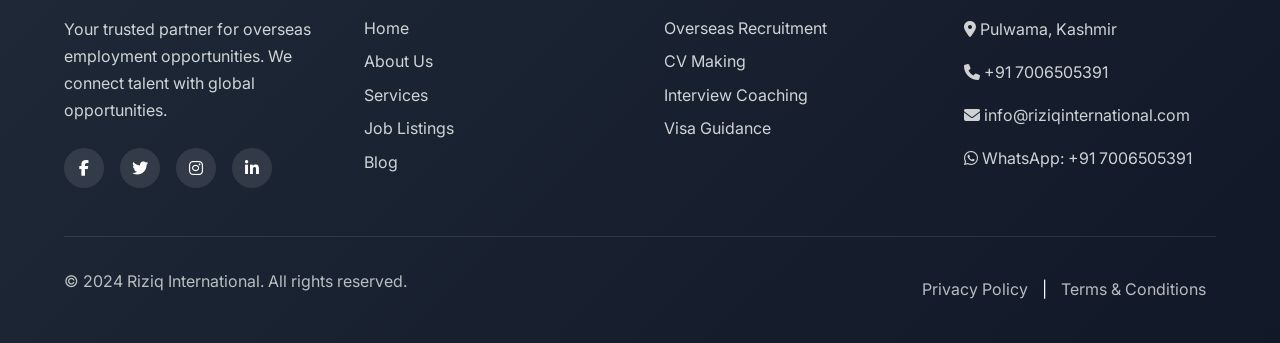
<file: notifications.html>
<!DOCTYPE html>
<html lang="en">

<head>
    <meta charset="UTF-8">
    <meta name="viewport" content="width=device-width, initial-scale=1.0">
    <meta name="description"
        content="Stay updated with latest job opportunities, application updates, and important announcements from Riziq International.">
    <title>Notifications - Riziq International</title>

    <link rel="preconnect" href="https://fonts.googleapis.com">
    <link rel="preconnect" href="https://fonts.gstatic.com" crossorigin>
    <link
        href="https://fonts.googleapis.com/css2?family=Inter:wght@400;500;600;700&family=Poppins:wght@600;700;800&display=swap"
        rel="stylesheet">

    <link rel="stylesheet" href="css/style.css">
    <link rel="stylesheet" href="css/pages.css">
    <link rel="stylesheet" href="css/blog-notifications.css">
    <link rel="stylesheet" href="css/animations.css">
    <link rel="stylesheet" href="css/premium-effects.css">
    <link rel="stylesheet" href="css/mobile-responsive.css">
    <link rel="stylesheet" href="css/remaining-pages.css">
    <link rel="stylesheet" href="https://cdnjs.cloudflare.com/ajax/libs/font-awesome/6.4.0/css/all.min.css">
</head>

<body class="notifications-page">
    <!-- Header -->
    <header class="header">
        <div class="container">
            <nav class="navbar">
                <a href="index.html" class="logo">
                    <img src="images/logo.png" alt="Riziq International Logo" class="logo-img">
                    <span>Riziq International</span>
                </a>

                <ul class="nav-menu">
                    <li><a href="index.html" class="nav-link">Home</a></li>
                    <li><a href="about.html" class="nav-link">About Us</a></li>
                    <li><a href="services.html" class="nav-link">Services</a></li>
                    <li><a href="jobs.html" class="nav-link">Jobs</a></li>
                    <li><a href="blog.html" class="nav-link">Blog</a></li>
                    <li><a href="testimonials.html" class="nav-link">Testimonials</a></li>
                    <li><a href="faq.html" class="nav-link">FAQ</a></li>
                    <li><a href="contact.html" class="nav-link">Contact</a></li>
                    <li><a href="apply.html" class="btn btn-primary">Apply Now</a></li>
                </ul>

                <div class="mobile-toggle">
                    <span></span>
                    <span></span>
                    <span></span>
                </div>
            </nav>
        </div>
    </header>

    <!-- Page Header -->
    <section class="page-header">
        <div class="container">
            <h1>Notifications</h1>
            <p>Stay updated with latest opportunities and announcements</p>
        </div>
    </section>

    <!-- Notification Stats -->
    <section style="background: var(--bg-light); padding: var(--spacing-lg) 0;">
        <div class="container">
            <div class="grid grid-4">
                <div class="notification-stat scroll-reveal">
                    <div class="stat-icon" style="background: linear-gradient(135deg, #10b981, #059669);">
                        <i class="fas fa-briefcase"></i>
                    </div>
                    <div class="stat-number">15</div>
                    <div class="stat-label">New Job Openings</div>
                </div>

                <div class="notification-stat scroll-reveal">
                    <div class="stat-icon" style="background: linear-gradient(135deg, #3b82f6, #2563eb);">
                        <i class="fas fa-users"></i>
                    </div>
                    <div class="stat-number">8</div>
                    <div class="stat-label">Interviews Scheduled</div>
                </div>

                <div class="notification-stat scroll-reveal">
                    <div class="stat-icon" style="background: linear-gradient(135deg, #f59e0b, #d97706);">
                        <i class="fas fa-check-circle"></i>
                    </div>
                    <div class="stat-number">12</div>
                    <div class="stat-label">Applications Approved</div>
                </div>

                <div class="notification-stat scroll-reveal">
                    <div class="stat-icon" style="background: linear-gradient(135deg, #8b5cf6, #7c3aed);">
                        <i class="fas fa-bell"></i>
                    </div>
                    <div class="stat-number">5</div>
                    <div class="stat-label">Important Updates</div>
                </div>
            </div>
        </div>
    </section>

    <!-- Notifications List -->
    <section class="notifications-section">
        <div class="container">
            <div class="notifications-header">
                <h2>Recent Notifications</h2>
                <div class="notification-filters">
                    <button class="filter-btn active" onclick="filterNotifications('all')">All</button>
                    <button class="filter-btn" onclick="filterNotifications('jobs')">Jobs</button>
                    <button class="filter-btn" onclick="filterNotifications('updates')">Updates</button>
                    <button class="filter-btn" onclick="filterNotifications('interviews')">Interviews</button>
                </div>
            </div>

            <div class="notifications-list">
                <!-- Notification 1 - New Job -->
                <div class="notification-item scroll-reveal new" data-category="jobs">
                    <div class="notification-icon job">
                        <i class="fas fa-briefcase"></i>
                    </div>
                    <div class="notification-content">
                        <div class="notification-header">
                            <h4>New Job Opening: Software Developer in Germany</h4>
                            <span class="notification-badge new-badge">New</span>
                        </div>
                        <p>Exciting opportunity for experienced software developers in Berlin. Salary: €4,500 -
                            6,500/month. Apply now!</p>
                        <div class="notification-footer">
                            <span class="notification-time"><i class="fas fa-clock"></i> 2 hours ago</span>
                            <a href="jobs.html" class="notification-action">View Job <i
                                    class="fas fa-arrow-right"></i></a>
                        </div>
                    </div>
                </div>

                <!-- Notification 2 - Interview -->
                <div class="notification-item scroll-reveal new" data-category="interviews">
                    <div class="notification-icon interview">
                        <i class="fas fa-video"></i>
                    </div>
                    <div class="notification-content">
                        <div class="notification-header">
                            <h4>Interview Scheduled for Civil Engineer Position - UAE</h4>
                            <span class="notification-badge new-badge">New</span>
                        </div>
                        <p>Your video interview has been scheduled for December 15, 2024 at 10:00 AM. Please check your
                            email for meeting details.</p>
                        <div class="notification-footer">
                            <span class="notification-time"><i class="fas fa-clock"></i> 5 hours ago</span>
                            <a href="#" class="notification-action">View Details <i class="fas fa-arrow-right"></i></a>
                        </div>
                    </div>
                </div>

                <!-- Notification 3 - Application Update -->
                <div class="notification-item scroll-reveal" data-category="updates">
                    <div class="notification-icon update">
                        <i class="fas fa-check-circle"></i>
                    </div>
                    <div class="notification-content">
                        <div class="notification-header">
                            <h4>Application Status Updated</h4>
                        </div>
                        <p>Your application for Accountant position in Abu Dhabi has been shortlisted. Our team will
                            contact you soon.</p>
                        <div class="notification-footer">
                            <span class="notification-time"><i class="fas fa-clock"></i> 1 day ago</span>
                            <a href="#" class="notification-action">Check Status <i class="fas fa-arrow-right"></i></a>
                        </div>
                    </div>
                </div>

                <!-- Notification 4 - New Jobs -->
                <div class="notification-item scroll-reveal" data-category="jobs">
                    <div class="notification-icon job">
                        <i class="fas fa-briefcase"></i>
                    </div>
                    <div class="notification-content">
                        <div class="notification-header">
                            <h4>5 New Nursing Positions Available in Saudi Arabia</h4>
                        </div>
                        <p>Multiple openings for registered nurses in Riyadh and Jeddah. Competitive salaries and
                            benefits package.</p>
                        <div class="notification-footer">
                            <span class="notification-time"><i class="fas fa-clock"></i> 2 days ago</span>
                            <a href="jobs.html" class="notification-action">Browse Jobs <i
                                    class="fas fa-arrow-right"></i></a>
                        </div>
                    </div>
                </div>

                <!-- Notification 5 - Important Update -->
                <div class="notification-item scroll-reveal" data-category="updates">
                    <div class="notification-icon important">
                        <i class="fas fa-exclamation-circle"></i>
                    </div>
                    <div class="notification-content">
                        <div class="notification-header">
                            <h4>Important: Updated Visa Requirements for UAE</h4>
                        </div>
                        <p>New documentation requirements for UAE work visas effective from January 2025. Please review
                            the updated guidelines.</p>
                        <div class="notification-footer">
                            <span class="notification-time"><i class="fas fa-clock"></i> 3 days ago</span>
                            <a href="blog.html" class="notification-action">Read More <i
                                    class="fas fa-arrow-right"></i></a>
                        </div>
                    </div>
                </div>

                <!-- Notification 6 - Success Story -->
                <div class="notification-item scroll-reveal" data-category="updates">
                    <div class="notification-icon success">
                        <i class="fas fa-star"></i>
                    </div>
                    <div class="notification-content">
                        <div class="notification-header">
                            <h4>Success Story: 10 Candidates Placed This Week</h4>
                        </div>
                        <p>Congratulations to our candidates who secured positions in UAE, Saudi Arabia, and Qatar. Your
                            success is our pride!</p>
                        <div class="notification-footer">
                            <span class="notification-time"><i class="fas fa-clock"></i> 4 days ago</span>
                            <a href="testimonials.html" class="notification-action">Read Stories <i
                                    class="fas fa-arrow-right"></i></a>
                        </div>
                    </div>
                </div>

                <!-- Notification 7 - Workshop -->
                <div class="notification-item scroll-reveal" data-category="updates">
                    <div class="notification-icon event">
                        <i class="fas fa-calendar-alt"></i>
                    </div>
                    <div class="notification-content">
                        <div class="notification-header">
                            <h4>Free CV Writing Workshop - December 20, 2024</h4>
                        </div>
                        <p>Join our expert-led workshop on creating professional CVs for international jobs. Limited
                            seats available!</p>
                        <div class="notification-footer">
                            <span class="notification-time"><i class="fas fa-clock"></i> 5 days ago</span>
                            <a href="contact.html" class="notification-action">Register Now <i
                                    class="fas fa-arrow-right"></i></a>
                        </div>
                    </div>
                </div>

                <!-- Notification 8 - New Jobs -->
                <div class="notification-item scroll-reveal" data-category="jobs">
                    <div class="notification-icon job">
                        <i class="fas fa-briefcase"></i>
                    </div>
                    <div class="notification-content">
                        <div class="notification-header">
                            <h4>Construction Workers Needed in Qatar - Immediate Hiring</h4>
                        </div>
                        <p>Urgent requirement for 20 construction workers in Doha. Good salary package with
                            accommodation provided.</p>
                        <div class="notification-footer">
                            <span class="notification-time"><i class="fas fa-clock"></i> 1 week ago</span>
                            <a href="jobs.html" class="notification-action">Apply Now <i
                                    class="fas fa-arrow-right"></i></a>
                        </div>
                    </div>
                </div>
            </div>

            <!-- Load More -->
            <div class="text-center mt-3">
                <button class="btn btn-outline">Load More Notifications</button>
            </div>
        </div>
    </section>

    <!-- Notification Preferences -->
    <section class="notification-preferences">
        <div class="container">
            <div class="preferences-box">
                <h2><i class="fas fa-cog"></i> Notification Preferences</h2>
                <p>Customize how you receive notifications from us</p>
                <div class="preferences-grid">
                    <div class="preference-item">
                        <div class="preference-header">
                            <i class="fas fa-envelope"></i>
                            <h4>Email Notifications</h4>
                        </div>
                        <label class="toggle-switch">
                            <input type="checkbox" checked>
                            <span class="toggle-slider"></span>
                        </label>
                    </div>

                    <div class="preference-item">
                        <div class="preference-header">
                            <i class="fab fa-whatsapp"></i>
                            <h4>WhatsApp Updates</h4>
                        </div>
                        <label class="toggle-switch">
                            <input type="checkbox" checked>
                            <span class="toggle-slider"></span>
                        </label>
                    </div>

                    <div class="preference-item">
                        <div class="preference-header">
                            <i class="fas fa-sms"></i>
                            <h4>SMS Alerts</h4>
                        </div>
                        <label class="toggle-switch">
                            <input type="checkbox">
                            <span class="toggle-slider"></span>
                        </label>
                    </div>

                    <div class="preference-item">
                        <div class="preference-header">
                            <i class="fas fa-briefcase"></i>
                            <h4>Job Alerts</h4>
                        </div>
                        <label class="toggle-switch">
                            <input type="checkbox" checked>
                            <span class="toggle-slider"></span>
                        </label>
                    </div>
                </div>
            </div>
        </div>
    </section>

    <!-- Footer -->
    <footer class="footer">
        <div class="container">
            <div class="footer-content">
                <div class="footer-section">
                    <h3>Riziq International</h3>
                    <p>Your trusted partner for overseas employment opportunities. We connect talent with global
                        opportunities.</p>
                    <div class="social-links">
                        <a href="#" class="social-link"><i class="fab fa-facebook-f"></i></a>
                        <a href="#" class="social-link"><i class="fab fa-twitter"></i></a>
                        <a href="#" class="social-link"><i class="fab fa-instagram"></i></a>
                        <a href="#" class="social-link"><i class="fab fa-linkedin-in"></i></a>
                    </div>
                </div>

                <div class="footer-section">
                    <h3>Quick Links</h3>
                    <ul class="footer-links">
                        <li><a href="index.html">Home</a></li>
                        <li><a href="about.html">About Us</a></li>
                        <li><a href="services.html">Services</a></li>
                        <li><a href="jobs.html">Job Listings</a></li>
                        <li><a href="blog.html">Blog</a></li>
                    </ul>
                </div>

                <div class="footer-section">
                    <h3>Services</h3>
                    <ul class="footer-links">
                        <li><a href="services.html#recruitment">Overseas Recruitment</a></li>
                        <li><a href="services.html#cv">CV Making</a></li>
                        <li><a href="services.html#interview">Interview Coaching</a></li>
                        <li><a href="services.html#visa">Visa Guidance</a></li>
                    </ul>
                </div>

                <div class="footer-section">
                    <h3>Contact Info</h3>
                    <p><i class="fas fa-map-marker-alt"></i> Pulwama, Kashmir</p>
                    <p><i class="fas fa-phone"></i> +91 7006505391</p>
                    <p><i class="fas fa-envelope"></i> info@riziqinternational.com</p>
                    <p><i class="fab fa-whatsapp"></i> WhatsApp: +91 7006505391</p>
                </div>
            </div>

            <div class="footer-bottom">
                <p>&copy; 2024 Riziq International. All rights reserved.</p>
                <div>
                    <a href="#" style="margin: 0 10px;">Privacy Policy</a> |
                    <a href="#" style="margin: 0 10px;">Terms & Conditions</a>
                </div>
            </div>
        </div>
    </footer>

    <!-- WhatsApp Sticky Button -->
    <div class="whatsapp-sticky" onclick="openWhatsApp()">
        <svg viewBox="0 0 32 32" xmlns="http://www.w3.org/2000/svg">
            <path
                d="M16 0C7.164 0 0 7.164 0 16c0 2.825.738 5.48 2.028 7.784L.698 30.5l7.032-1.842A15.923 15.923 0 0016 32c8.836 0 16-7.164 16-16S24.836 0 16 0zm0 29.333c-2.547 0-4.96-.707-7.013-1.933l-.503-.302-5.213 1.367 1.39-5.08-.33-.52A13.267 13.267 0 012.667 16c0-7.364 5.97-13.333 13.333-13.333S29.333 8.636 29.333 16 23.364 29.333 16 29.333zm7.293-9.98c-.4-.2-2.367-1.167-2.733-1.3-.367-.133-.633-.2-.9.2-.267.4-1.033 1.3-1.267 1.567-.233.267-.467.3-.867.1-.4-.2-1.687-.622-3.213-1.982-1.187-1.06-1.99-2.367-2.223-2.767-.233-.4-.025-.617.175-.817.18-.18.4-.467.6-.7.2-.233.267-.4.4-.667.133-.267.067-.5-.033-.7-.1-.2-.9-2.167-1.233-2.967-.325-.78-.655-.674-.9-.687-.233-.012-.5-.015-.767-.015s-.7.1-1.067.5c-.367.4-1.4 1.367-1.4 3.333s1.433 3.867 1.633 4.133c.2.267 2.82 4.307 6.833 6.04.955.413 1.7.66 2.28.845.96.305 1.833.262 2.523.159.77-.115 2.367-.967 2.7-1.9.333-.933.333-1.733.233-1.9-.1-.167-.367-.267-.767-.467z" />
        </svg>
    </div>

    <script src="js/main.js"></script>
    <script src="js/animations.js"></script>
    <script>
        // Filter notifications
        function filterNotifications(category) {
            const items = document.querySelectorAll('.notification-item');
            const buttons = document.querySelectorAll('.filter-btn');

            buttons.forEach(btn => btn.classList.remove('active'));
            event.target.classList.add('active');

            items.forEach(item => {
                if (category === 'all' || item.dataset.category === category) {
                    item.style.display = 'flex';
                    item.style.animation = 'fadeInUp 0.5s ease-out';
                } else {
                    item.style.display = 'none';
                }
            });
        }
    </script>
</body>

</html>
</file>
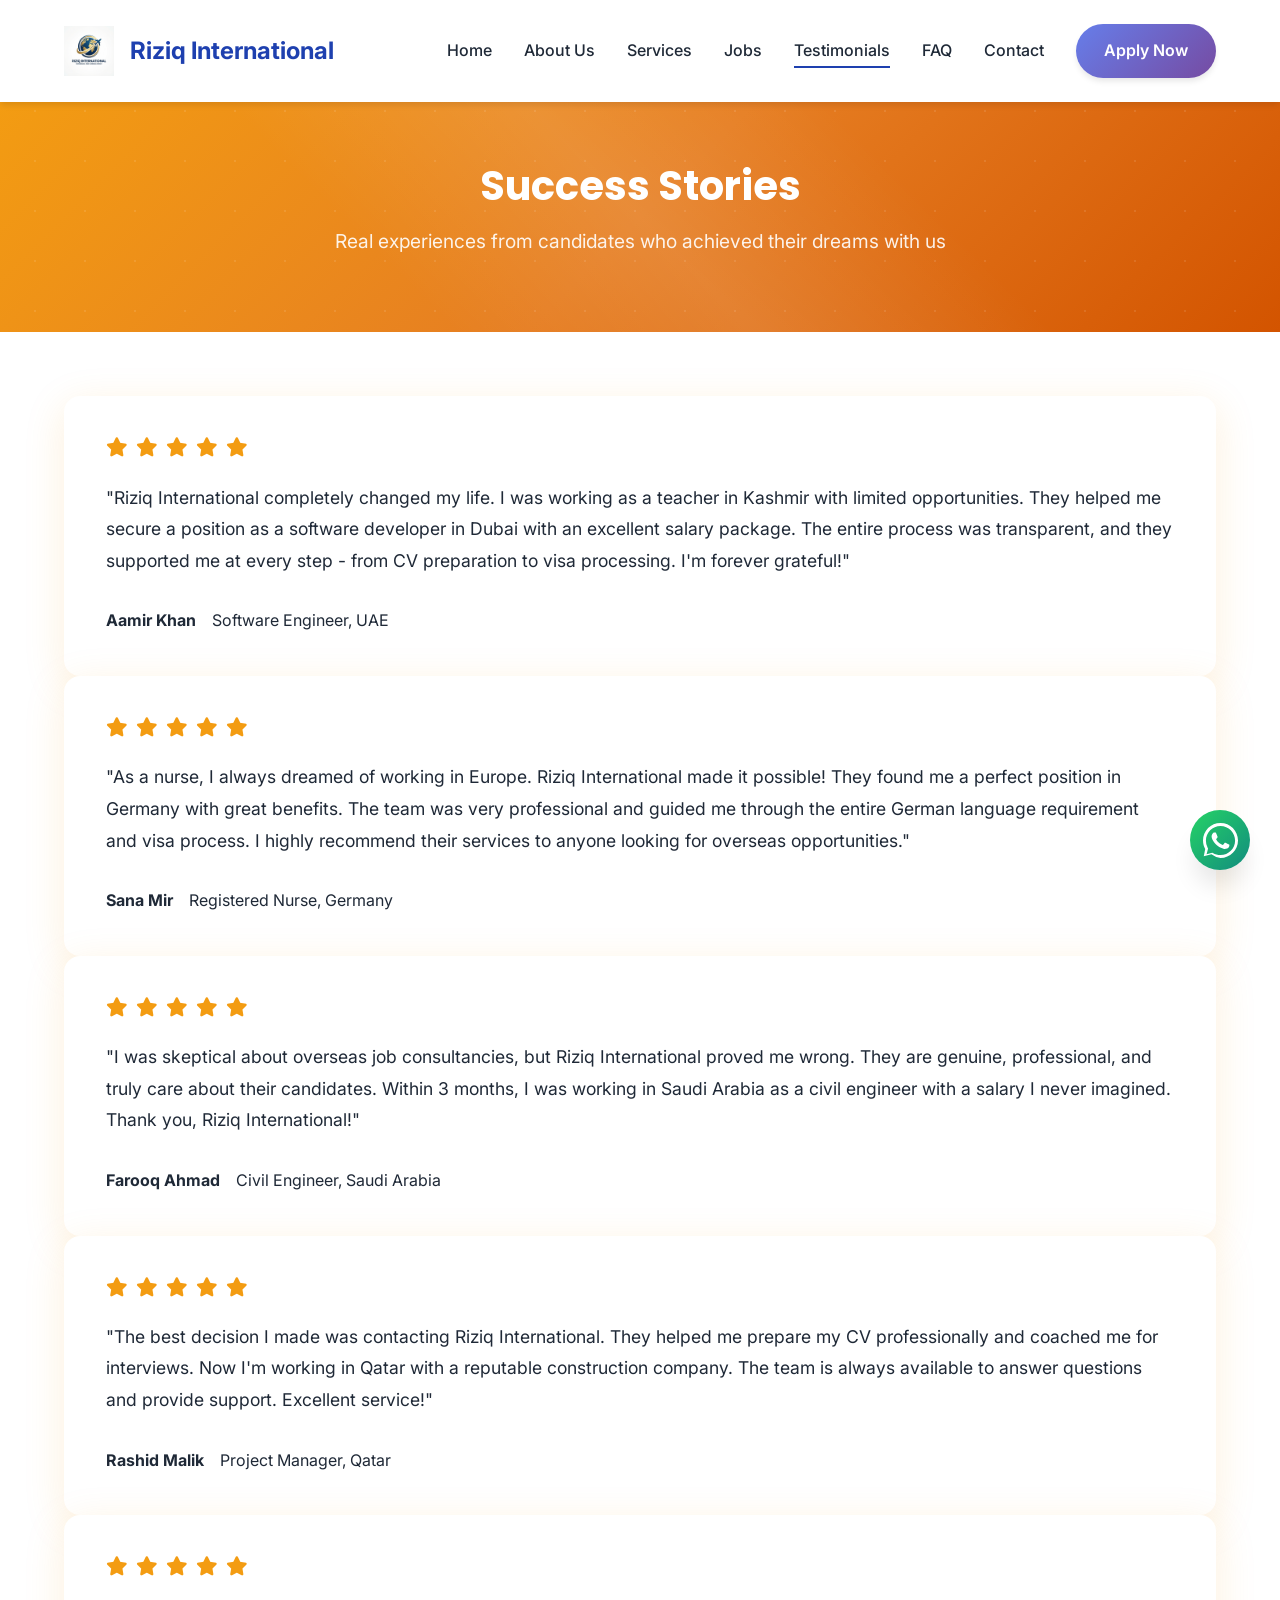
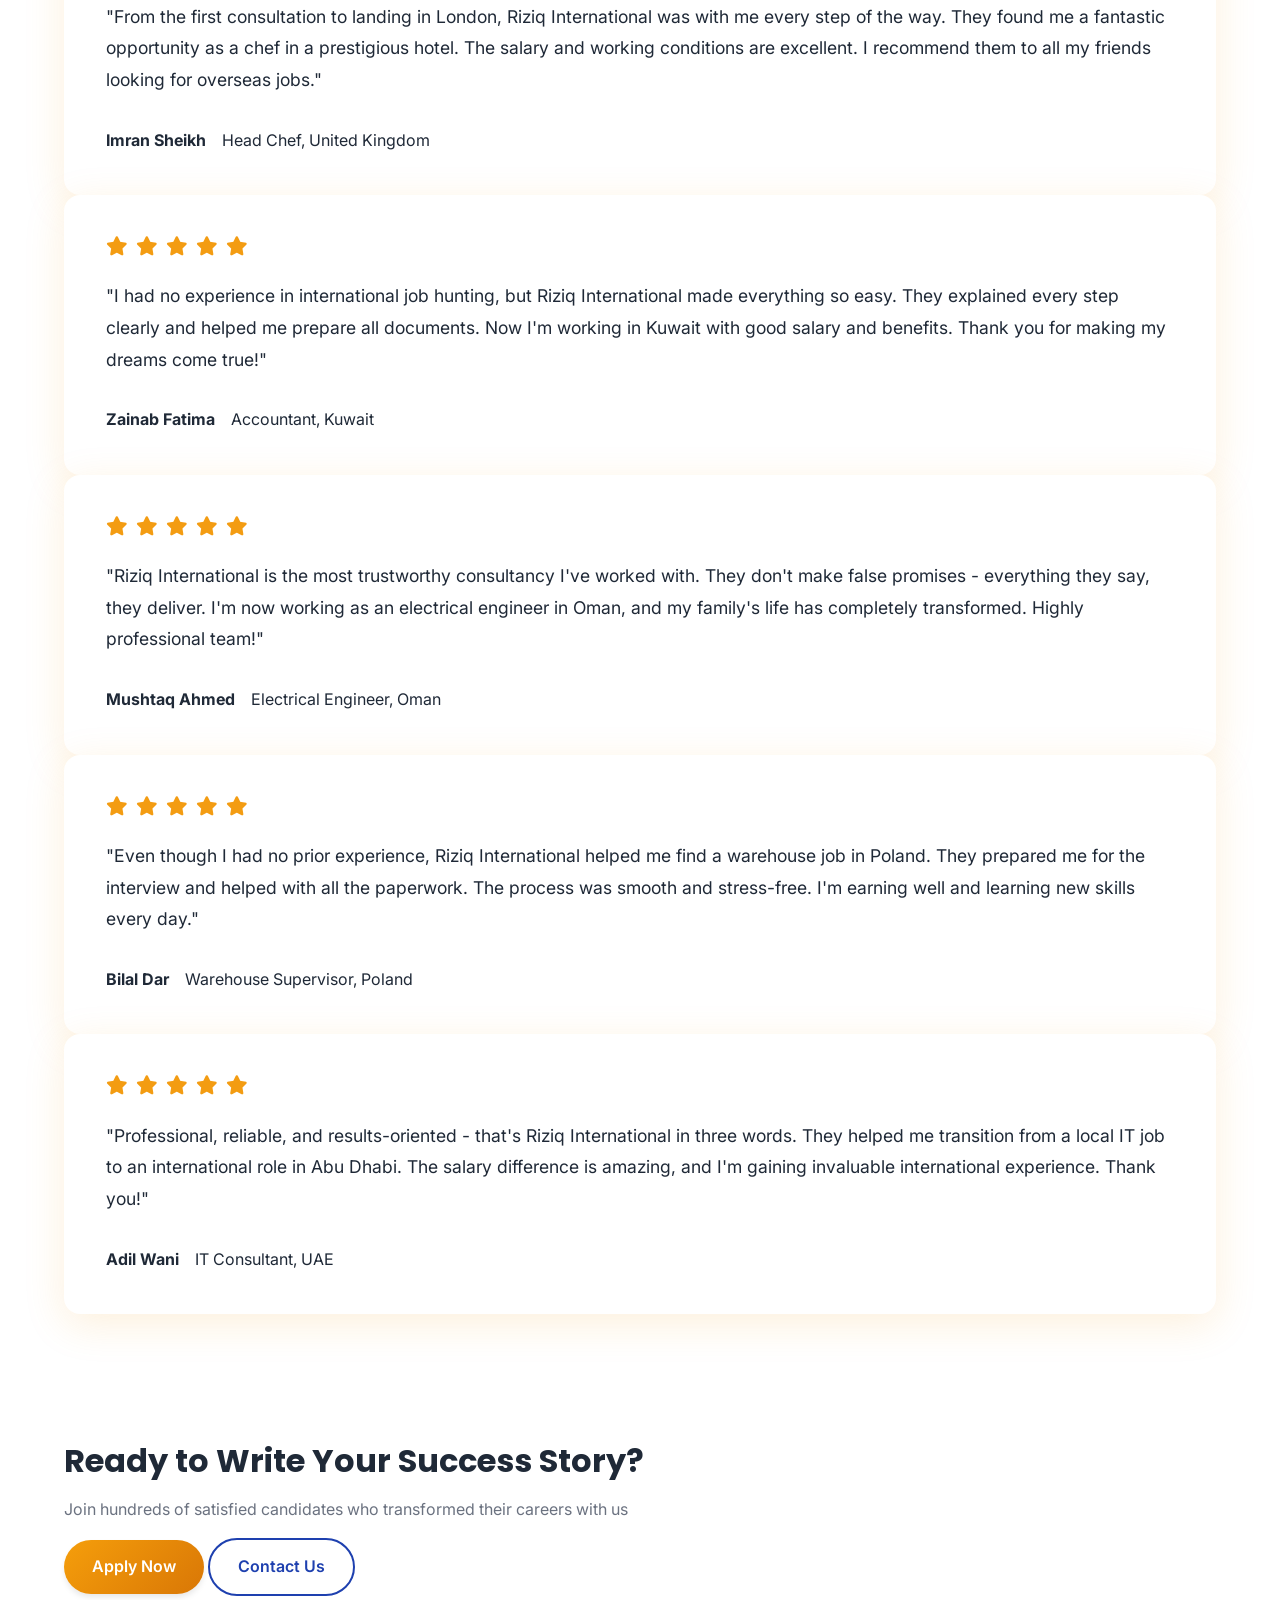
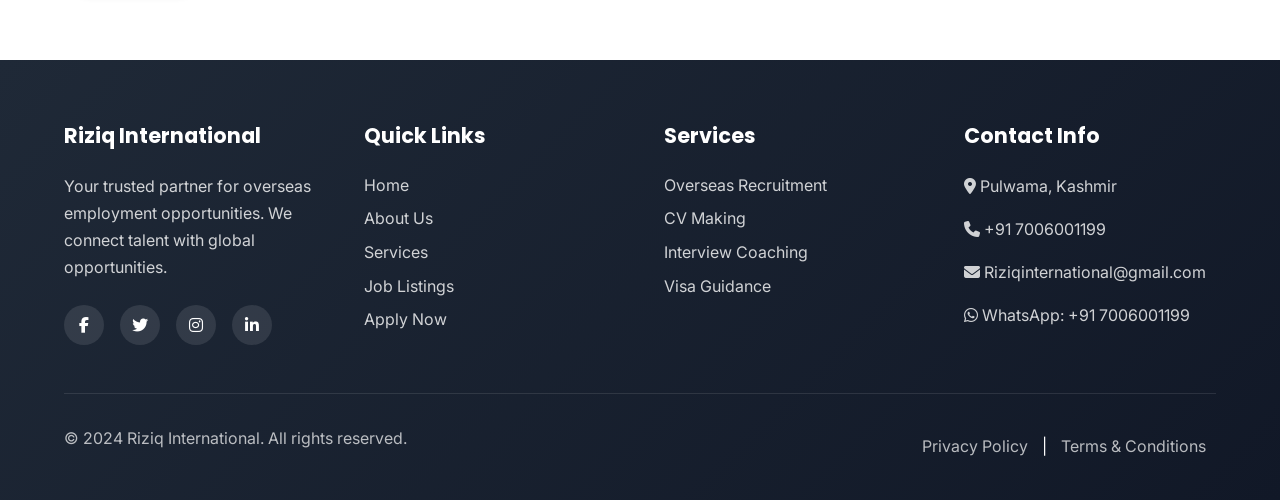
<file: testimonials.html>
<!DOCTYPE html>
<html lang="en">

<head>
    <meta charset="UTF-8">
    <meta name="viewport" content="width=device-width, initial-scale=1.0">
    <meta name="description"
        content="Read success stories from candidates placed by Riziq International in Europe and Gulf countries.">
    <title>Testimonials - Riziq International</title>

    <link rel="preconnect" href="https://fonts.googleapis.com">
    <link rel="preconnect" href="https://fonts.gstatic.com" crossorigin>
    <link
        href="https://fonts.googleapis.com/css2?family=Inter:wght@400;500;600;700&family=Poppins:wght@600;700;800&display=swap"
        rel="stylesheet">

    <link rel="stylesheet" href="css/style.css">
    <link rel="stylesheet" href="css/components.css">
    <link rel="stylesheet" href="css/pages.css">
    <link rel="stylesheet" href="css/animations.css">
    <link rel="stylesheet" href="css/premium-effects.css">
    <link rel="stylesheet" href="css/mobile-responsive.css">
    <link rel="stylesheet" href="css/remaining-pages.css">
    <link rel="stylesheet" href="https://cdnjs.cloudflare.com/ajax/libs/font-awesome/6.4.0/css/all.min.css">
</head>

<body class="testimonials-page">
    <!-- Header -->
    <header class="header">
        <div class="container">
            <nav class="navbar">
                <a href="index.html" class="logo">
                    <img src="images/logo.png" alt="Riziq International Logo" class="logo-img">
                    <span>Riziq International</span>
                </a>

                <ul class="nav-menu">
                    <li><a href="index.html" class="nav-link">Home</a></li>
                    <li><a href="about.html" class="nav-link">About Us</a></li>
                    <li><a href="services.html" class="nav-link">Services</a></li>
                    <li><a href="jobs.html" class="nav-link">Jobs</a></li>
                    <li><a href="testimonials.html" class="nav-link">Testimonials</a></li>
                    <li><a href="faq.html" class="nav-link">FAQ</a></li>
                    <li><a href="contact.html" class="nav-link">Contact</a></li>
                    <li><a href="apply.html" class="btn btn-primary">Apply Now</a></li>
                </ul>

                <div class="mobile-toggle">
                    <span></span>
                    <span></span>
                    <span></span>
                </div>
            </nav>
        </div>
    </header>

    <!-- Page Header -->
    <section class="page-header">
        <div class="container">
            <h1>Success Stories</h1>
            <p>Real experiences from candidates who achieved their dreams with us</p>
        </div>
    </section>

    <!-- Testimonials Section -->
    <section class="testimonials-section">
        <div class="container">
            <div class="testimonials-grid">
                <!-- Testimonial 1 -->
                <div class="testimonial-card card">
                    <div class="testimonial-rating">
                        <i class="fas fa-star"></i>
                        <i class="fas fa-star"></i>
                        <i class="fas fa-star"></i>
                        <i class="fas fa-star"></i>
                        <i class="fas fa-star"></i>
                    </div>
                    <p class="testimonial-text">"Riziq International completely changed my life. I was working as a
                        teacher in Kashmir with limited opportunities. They helped me secure a position as a software
                        developer in Dubai with an excellent salary package. The entire process was transparent, and
                        they supported me at every step - from CV preparation to visa processing. I'm forever grateful!"
                    </p>
                    <div class="testimonial-author">
                        <strong>Aamir Khan</strong>
                        <span>Software Engineer, UAE</span>
                    </div>
                </div>

                <!-- Testimonial 2 -->
                <div class="testimonial-card card">
                    <div class="testimonial-rating">
                        <i class="fas fa-star"></i>
                        <i class="fas fa-star"></i>
                        <i class="fas fa-star"></i>
                        <i class="fas fa-star"></i>
                        <i class="fas fa-star"></i>
                    </div>
                    <p class="testimonial-text">"As a nurse, I always dreamed of working in Europe. Riziq International
                        made it possible! They found me a perfect position in Germany with great benefits. The team was
                        very professional and guided me through the entire German language requirement and visa process.
                        I highly recommend their services to anyone looking for overseas opportunities."</p>
                    <div class="testimonial-author">
                        <strong>Sana Mir</strong>
                        <span>Registered Nurse, Germany</span>
                    </div>
                </div>

                <!-- Testimonial 3 -->
                <div class="testimonial-card card">
                    <div class="testimonial-rating">
                        <i class="fas fa-star"></i>
                        <i class="fas fa-star"></i>
                        <i class="fas fa-star"></i>
                        <i class="fas fa-star"></i>
                        <i class="fas fa-star"></i>
                    </div>
                    <p class="testimonial-text">"I was skeptical about overseas job consultancies, but Riziq
                        International proved me wrong. They are genuine, professional, and truly care about their
                        candidates. Within 3 months, I was working in Saudi Arabia as a civil engineer with a salary I
                        never imagined. Thank you, Riziq International!"</p>
                    <div class="testimonial-author">
                        <strong>Farooq Ahmad</strong>
                        <span>Civil Engineer, Saudi Arabia</span>
                    </div>
                </div>

                <!-- Testimonial 4 -->
                <div class="testimonial-card card">
                    <div class="testimonial-rating">
                        <i class="fas fa-star"></i>
                        <i class="fas fa-star"></i>
                        <i class="fas fa-star"></i>
                        <i class="fas fa-star"></i>
                        <i class="fas fa-star"></i>
                    </div>
                    <p class="testimonial-text">"The best decision I made was contacting Riziq International. They
                        helped me prepare my CV professionally and coached me for interviews. Now I'm working in Qatar
                        with a reputable construction company. The team is always available to answer questions and
                        provide support. Excellent service!"</p>
                    <div class="testimonial-author">
                        <strong>Rashid Malik</strong>
                        <span>Project Manager, Qatar</span>
                    </div>
                </div>

                <!-- Testimonial 5 -->
                <div class="testimonial-card card">
                    <div class="testimonial-rating">
                        <i class="fas fa-star"></i>
                        <i class="fas fa-star"></i>
                        <i class="fas fa-star"></i>
                        <i class="fas fa-star"></i>
                        <i class="fas fa-star"></i>
                    </div>
                    <p class="testimonial-text">"From the first consultation to landing in London, Riziq International
                        was with me every step of the way. They found me a fantastic opportunity as a chef in a
                        prestigious hotel. The salary and working conditions are excellent. I recommend them to all my
                        friends looking for overseas jobs."</p>
                    <div class="testimonial-author">
                        <strong>Imran Sheikh</strong>
                        <span>Head Chef, United Kingdom</span>
                    </div>
                </div>

                <!-- Testimonial 6 -->
                <div class="testimonial-card card">
                    <div class="testimonial-rating">
                        <i class="fas fa-star"></i>
                        <i class="fas fa-star"></i>
                        <i class="fas fa-star"></i>
                        <i class="fas fa-star"></i>
                        <i class="fas fa-star"></i>
                    </div>
                    <p class="testimonial-text">"I had no experience in international job hunting, but Riziq
                        International made everything so easy. They explained every step clearly and helped me prepare
                        all documents. Now I'm working in Kuwait with good salary and benefits. Thank you for making my
                        dreams come true!"</p>
                    <div class="testimonial-author">
                        <strong>Zainab Fatima</strong>
                        <span>Accountant, Kuwait</span>
                    </div>
                </div>

                <!-- Testimonial 7 -->
                <div class="testimonial-card card">
                    <div class="testimonial-rating">
                        <i class="fas fa-star"></i>
                        <i class="fas fa-star"></i>
                        <i class="fas fa-star"></i>
                        <i class="fas fa-star"></i>
                        <i class="fas fa-star"></i>
                    </div>
                    <p class="testimonial-text">"Riziq International is the most trustworthy consultancy I've worked
                        with. They don't make false promises - everything they say, they deliver. I'm now working as an
                        electrical engineer in Oman, and my family's life has completely transformed. Highly
                        professional team!"</p>
                    <div class="testimonial-author">
                        <strong>Mushtaq Ahmed</strong>
                        <span>Electrical Engineer, Oman</span>
                    </div>
                </div>

                <!-- Testimonial 8 -->
                <div class="testimonial-card card">
                    <div class="testimonial-rating">
                        <i class="fas fa-star"></i>
                        <i class="fas fa-star"></i>
                        <i class="fas fa-star"></i>
                        <i class="fas fa-star"></i>
                        <i class="fas fa-star"></i>
                    </div>
                    <p class="testimonial-text">"Even though I had no prior experience, Riziq International helped me
                        find a warehouse job in Poland. They prepared me for the interview and helped with all the
                        paperwork. The process was smooth and stress-free. I'm earning well and learning new skills
                        every day."</p>
                    <div class="testimonial-author">
                        <strong>Bilal Dar</strong>
                        <span>Warehouse Supervisor, Poland</span>
                    </div>
                </div>

                <!-- Testimonial 9 -->
                <div class="testimonial-card card">
                    <div class="testimonial-rating">
                        <i class="fas fa-star"></i>
                        <i class="fas fa-star"></i>
                        <i class="fas fa-star"></i>
                        <i class="fas fa-star"></i>
                        <i class="fas fa-star"></i>
                    </div>
                    <p class="testimonial-text">"Professional, reliable, and results-oriented - that's Riziq
                        International in three words. They helped me transition from a local IT job to an international
                        role in Abu Dhabi. The salary difference is amazing, and I'm gaining invaluable international
                        experience. Thank you!"</p>
                    <div class="testimonial-author">
                        <strong>Adil Wani</strong>
                        <span>IT Consultant, UAE</span>
                    </div>
                </div>
            </div>
        </div>
    </section>

    <!-- CTA Section -->
    <section class="cta-section">
        <div class="container">
            <div class="cta-content">
                <h2>Ready to Write Your Success Story?</h2>
                <p>Join hundreds of satisfied candidates who transformed their careers with us</p>
                <div class="cta-buttons">
                    <a href="apply.html" class="btn btn-accent">Apply Now</a>
                    <a href="contact.html" class="btn btn-outline">Contact Us</a>
                </div>
            </div>
        </div>
    </section>

    <!-- Footer -->
    <footer class="footer">
        <div class="container">
            <div class="footer-content">
                <div class="footer-section">
                    <h3>Riziq International</h3>
                    <p>Your trusted partner for overseas employment opportunities. We connect talent with global
                        opportunities.</p>
                    <div class="social-links">
                        <a href="#" class="social-link"><i class="fab fa-facebook-f"></i></a>
                        <a href="#" class="social-link"><i class="fab fa-twitter"></i></a>
                        <a href="#" class="social-link"><i class="fab fa-instagram"></i></a>
                        <a href="#" class="social-link"><i class="fab fa-linkedin-in"></i></a>
                    </div>
                </div>

                <div class="footer-section">
                    <h3>Quick Links</h3>
                    <ul class="footer-links">
                        <li><a href="index.html">Home</a></li>
                        <li><a href="about.html">About Us</a></li>
                        <li><a href="services.html">Services</a></li>
                        <li><a href="jobs.html">Job Listings</a></li>
                        <li><a href="apply.html">Apply Now</a></li>
                    </ul>
                </div>

                <div class="footer-section">
                    <h3>Services</h3>
                    <ul class="footer-links">
                        <li><a href="services.html#recruitment">Overseas Recruitment</a></li>
                        <li><a href="services.html#cv">CV Making</a></li>
                        <li><a href="services.html#interview">Interview Coaching</a></li>
                        <li><a href="services.html#visa">Visa Guidance</a></li>
                    </ul>
                </div>

                <div class="footer-section">
                    <h3>Contact Info</h3>
                    <p><i class="fas fa-map-marker-alt"></i> Pulwama, Kashmir</p>
                    <p><i class="fas fa-phone"></i> +91 7006001199</p>
                    <p><i class="fas fa-envelope"></i> Riziqinternational@gmail.com</p>
                    <p><i class="fab fa-whatsapp"></i> WhatsApp: +91 7006001199</p>
                </div>
            </div>

            <div class="footer-bottom">
                <p>&copy; 2024 Riziq International. All rights reserved.</p>
                <div>
                    <a href="#" style="margin: 0 10px;">Privacy Policy</a> |
                    <a href="#" style="margin: 0 10px;">Terms & Conditions</a>
                </div>
            </div>
        </div>
    </footer>

    <!-- WhatsApp Sticky Button -->
    <div class="whatsapp-sticky" onclick="openWhatsApp()">
        <svg viewBox="0 0 32 32" xmlns="http://www.w3.org/2000/svg">
            <path
                d="M16 0C7.164 0 0 7.164 0 16c0 2.825.738 5.48 2.028 7.784L.698 30.5l7.032-1.842A15.923 15.923 0 0016 32c8.836 0 16-7.164 16-16S24.836 0 16 0zm0 29.333c-2.547 0-4.96-.707-7.013-1.933l-.503-.302-5.213 1.367 1.39-5.08-.33-.52A13.267 13.267 0 012.667 16c0-7.364 5.97-13.333 13.333-13.333S29.333 8.636 29.333 16 23.364 29.333 16 29.333zm7.293-9.98c-.4-.2-2.367-1.167-2.733-1.3-.367-.133-.633-.2-.9.2-.267.4-1.033 1.3-1.267 1.567-.233.267-.467.3-.867.1-.4-.2-1.687-.622-3.213-1.982-1.187-1.06-1.99-2.367-2.223-2.767-.233-.4-.025-.617.175-.817.18-.18.4-.467.6-.7.2-.233.267-.4.4-.667.133-.267.067-.5-.033-.7-.1-.2-.9-2.167-1.233-2.967-.325-.78-.655-.674-.9-.687-.233-.012-.5-.015-.767-.015s-.7.1-1.067.5c-.367.4-1.4 1.367-1.4 3.333s1.433 3.867 1.633 4.133c.2.267 2.82 4.307 6.833 6.04.955.413 1.7.66 2.28.845.96.305 1.833.262 2.523.159.77-.115 2.367-.967 2.7-1.9.333-.933.333-1.733.233-1.9-.1-.167-.367-.267-.767-.467z" />
        </svg>
    </div>

    <script src="js/main.js"></script>
</body>

</html>
</file>
<file: css/style.css>
/* ========================================
   RIZIQ INTERNATIONAL - GLOBAL STYLES
   ======================================== */

/* CSS Variables for Theme */
:root {
  /* Primary Colors */
  --primary-color: #1e40af;
  --primary-dark: #1e3a8a;
  --primary-light: #3b82f6;

  /* Accent Colors */
  --accent-color: #f59e0b;
  --accent-dark: #d97706;
  --accent-light: #fbbf24;

  /* Neutral Colors */
  --text-dark: #1f2937;
  --text-light: #6b7280;
  --bg-light: #f9fafb;
  --bg-white: #ffffff;
  --border-color: #e5e7eb;

  /* Success & Status */
  --success-color: #10b981;
  --error-color: #ef4444;

  /* Gradient Colors */
  --gradient-primary: linear-gradient(135deg, #667eea 0%, #764ba2 100%);
  --gradient-accent: linear-gradient(135deg, #f093fb 0%, #f5576c 100%);
  --gradient-success: linear-gradient(135deg, #4facfe 0%, #00f2fe 100%);
  --gradient-warm: linear-gradient(135deg, #fa709a 0%, #fee140 100%);
  --gradient-cool: linear-gradient(135deg, #30cfd0 0%, #330867 100%);

  /* Spacing */
  --spacing-xs: 0.5rem;
  --spacing-sm: 1rem;
  --spacing-md: 1.5rem;
  --spacing-lg: 2rem;
  --spacing-xl: 3rem;
  --spacing-2xl: 4rem;

  /* Typography */
  --font-primary: 'Inter', -apple-system, BlinkMacSystemFont, 'Segoe UI', sans-serif;
  --font-heading: 'Poppins', 'Inter', sans-serif;

  /* Shadows */
  --shadow-sm: 0 1px 2px 0 rgba(0, 0, 0, 0.05);
  --shadow-md: 0 4px 6px -1px rgba(0, 0, 0, 0.1);
  --shadow-lg: 0 10px 15px -3px rgba(0, 0, 0, 0.1);
  --shadow-xl: 0 20px 25px -5px rgba(0, 0, 0, 0.1);
  --shadow-2xl: 0 25px 50px -12px rgba(0, 0, 0, 0.25);
  --shadow-glow: 0 0 20px rgba(59, 130, 246, 0.5);

  /* Border Radius */
  --radius-sm: 0.375rem;
  --radius-md: 0.5rem;
  --radius-lg: 0.75rem;
  --radius-xl: 1rem;
  --radius-2xl: 1.5rem;
  --radius-full: 9999px;

  /* Transitions */
  --transition-fast: 150ms ease-in-out;
  --transition-base: 300ms ease-in-out;
  --transition-slow: 500ms ease-in-out;
}

/* Reset & Base Styles */
* {
  margin: 0;
  padding: 0;
  box-sizing: border-box;
}

html {
  scroll-behavior: smooth;
  font-size: 16px;
}

body {
  font-family: var(--font-primary);
  color: var(--text-dark);
  line-height: 1.6;
  background-color: var(--bg-white);
  overflow-x: hidden;
}

/* Typography */
h1,
h2,
h3,
h4,
h5,
h6 {
  font-family: var(--font-heading);
  font-weight: 700;
  line-height: 1.2;
  color: var(--text-dark);
  margin-bottom: var(--spacing-sm);
}

h1 {
  font-size: 2.5rem;
}

h2 {
  font-size: 2rem;
}

h3 {
  font-size: 1.75rem;
}

h4 {
  font-size: 1.5rem;
}

h5 {
  font-size: 1.25rem;
}

h6 {
  font-size: 1rem;
}

p {
  margin-bottom: var(--spacing-sm);
  color: var(--text-light);
}

a {
  text-decoration: none;
  color: inherit;
  transition: var(--transition-base);
}

/* Container */
.container {
  max-width: 1200px;
  margin: 0 auto;
  padding: 0 var(--spacing-md);
}

/* Section Styles */
section {
  padding: var(--spacing-2xl) 0;
}

.section-title {
  text-align: center;
  margin-bottom: var(--spacing-xl);
}

.section-title h2 {
  font-size: 2.5rem;
  margin-bottom: var(--spacing-sm);
  background: var(--gradient-primary);
  -webkit-background-clip: text;
  -webkit-text-fill-color: transparent;
  background-clip: text;
}

.section-title p {
  font-size: 1.1rem;
  color: var(--text-light);
  max-width: 600px;
  margin: 0 auto;
}

/* Grid System */
.grid {
  display: grid;
  gap: var(--spacing-lg);
}

.grid-2 {
  grid-template-columns: repeat(2, 1fr);
}

.grid-3 {
  grid-template-columns: repeat(3, 1fr);
}

.grid-4 {
  grid-template-columns: repeat(4, 1fr);
}

/* Card Styles */
.card {
  background: white;
  padding: var(--spacing-xl);
  border-radius: var(--radius-xl);
  box-shadow: var(--shadow-md);
  transition: var(--transition-base);
  position: relative;
  overflow: hidden;
}

.card::before {
  content: '';
  position: absolute;
  top: 0;
  left: 0;
  width: 100%;
  height: 4px;
  background: var(--gradient-primary);
  transform: scaleX(0);
  transition: var(--transition-base);
}

.card:hover {
  transform: translateY(-8px);
  box-shadow: var(--shadow-2xl);
}

.card:hover::before {
  transform: scaleX(1);
}

.card-icon {
  width: 70px;
  height: 70px;
  background: var(--gradient-primary);
  border-radius: var(--radius-lg);
  display: flex;
  align-items: center;
  justify-content: center;
  margin: 0 auto var(--spacing-md);
  font-size: 2rem;
  color: white;
  box-shadow: var(--shadow-lg);
}

.card-title {
  font-size: 1.5rem;
  margin-bottom: var(--spacing-sm);
  text-align: center;
}

.card-text {
  color: var(--text-light);
  line-height: 1.7;
  text-align: center;
}

/* Button Styles */
.btn {
  display: inline-flex;
  align-items: center;
  gap: 8px;
  padding: 14px 28px;
  border: none;
  border-radius: var(--radius-full);
  font-weight: 600;
  font-size: 1rem;
  cursor: pointer;
  transition: var(--transition-base);
  text-decoration: none;
  font-family: var(--font-primary);
}

.btn-primary {
  background: var(--gradient-primary);
  color: white;
  box-shadow: var(--shadow-md);
}

.btn-primary:hover {
  transform: translateY(-2px);
  box-shadow: var(--shadow-xl);
}

.btn-accent {
  background: linear-gradient(135deg, var(--accent-color), var(--accent-dark));
  color: white;
  box-shadow: var(--shadow-md);
}

.btn-accent:hover {
  transform: translateY(-2px);
  box-shadow: var(--shadow-xl);
}

.btn-whatsapp {
  background: linear-gradient(135deg, #25d366, #128c7e);
  color: white;
  box-shadow: var(--shadow-md);
}

.btn-whatsapp:hover {
  transform: translateY(-2px);
  box-shadow: var(--shadow-xl);
}

.btn-outline {
  background: transparent;
  color: var(--primary-color);
  border: 2px solid var(--primary-color);
}

.btn-outline:hover {
  background: var(--primary-color);
  color: white;
  transform: translateY(-2px);
}

/* Header */
.header {
  background: rgba(255, 255, 255, 0.95);
  backdrop-filter: blur(10px);
  box-shadow: var(--shadow-md);
  position: sticky;
  top: 0;
  z-index: 1000;
  transition: var(--transition-base);
}

.navbar {
  display: flex;
  justify-content: space-between;
  align-items: center;
  padding: var(--spacing-md) 0;
 
}

.logo {
  display: flex;
  align-items: center;
  gap: var(--spacing-sm);
  font-size: 1.5rem;
  font-weight: 700;
  color: var(--primary-color);
}

.logo-img {
  height: 50px;
  width: auto;
}

.nav-menu {
  display: flex;
  list-style: none;
  gap: var(--spacing-lg);
  align-items: center;
}

.nav-link {
  color: var(--text-dark);
  font-weight: 500;
  position: relative;
  padding: 8px 0;
}

.nav-link::after {
  content: '';
  position: absolute;
  bottom: 0;
  left: 0;
  width: 0;
  height: 2px;
  background: var(--gradient-primary);
  transition: var(--transition-base);
}

.nav-link:hover::after {
  width: 100%;
}

.mobile-toggle {
  display: none;
  flex-direction: column;
  gap: 5px;
  cursor: pointer;
}

.mobile-toggle span {
  width: 25px;
  height: 3px;
  background: var(--primary-color);
  border-radius: var(--radius-full);
  transition: var(--transition-base);
}

/* Footer */
.footer {
  background: linear-gradient(135deg, #1f2937 0%, #111827 100%);
  color: white;
  padding: var(--spacing-2xl) 0 var(--spacing-lg);
}

.footer-content {
  display: grid;
  grid-template-columns: repeat(4, 1fr);
  gap: var(--spacing-xl);
  margin-bottom: var(--spacing-xl);
}

.footer-section h3 {
  color: white;
  margin-bottom: var(--spacing-md);
  font-size: 1.3rem;
}

.footer-section p {
  color: rgba(255, 255, 255, 0.8);
  line-height: 1.7;
  margin-bottom: var(--spacing-sm);
}

.footer-links {
  list-style: none;
}

.footer-links li {
  margin-bottom: var(--spacing-xs);
}

.footer-links a {
  color: rgba(255, 255, 255, 0.8);
  transition: var(--transition-base);
}

.footer-links a:hover {
  color: var(--accent-color);
  padding-left: 5px;
}

.social-links {
  display: flex;
  gap: var(--spacing-sm);
  margin-top: var(--spacing-md);
}

.social-link {
  width: 40px;
  height: 40px;
  background: rgba(255, 255, 255, 0.1);
  border-radius: var(--radius-full);
  display: flex;
  align-items: center;
  justify-content: center;
  color: white;
  transition: var(--transition-base);
}

.social-link:hover {
  background: var(--gradient-primary);
  transform: translateY(-3px);
}

.footer-bottom {
  border-top: 1px solid rgba(255, 255, 255, 0.1);
  padding-top: var(--spacing-lg);
  display: flex;
  justify-content: space-between;
  align-items: center;
  flex-wrap: wrap;
  gap: var(--spacing-md);
}

.footer-bottom p {
  color: rgba(255, 255, 255, 0.7);
}

.footer-bottom a {
  color: rgba(255, 255, 255, 0.7);
}

.footer-bottom a:hover {
  color: var(--accent-color);
}

/* WhatsApp Sticky Button */
.whatsapp-sticky {
  position: fixed;
  bottom: 30px;
  right: 30px;
  width: 60px;
  height: 60px;
  background: linear-gradient(135deg, #25d366, #128c7e);
  border-radius: var(--radius-full);
  display: flex;
  align-items: center;
  justify-content: center;
  cursor: pointer;
  box-shadow: var(--shadow-xl);
  z-index: 999;
  transition: var(--transition-base);
  animation: pulse 3s infinite;
}

.whatsapp-sticky:hover {
  transform: scale(1.1);
  box-shadow: 0 0 30px rgba(37, 211, 102, 0.6);
}

.whatsapp-sticky svg {
  width: 35px;
  height: 35px;
  fill: white;
}

@keyframes pulse {

  0% {
    box-shadow: 0 0 0 0 rgba(37, 211, 102, 0.6);
  }

  70% {
    box-shadow: 0 0 0 15px rgba(37, 211, 102, 0);
  }

  100% {
    box-shadow: 0 0 0 0 rgba(37, 211, 102, 0);
  }
}

/* Utility Classes */
.text-center {
  text-align: center;
}

.mt-1 {
  margin-top: var(--spacing-xs);
}

.mt-2 {
  margin-top: var(--spacing-sm);
}

.mt-3 {
  margin-top: var(--spacing-md);
}

.mb-1 {
  margin-bottom: var(--spacing-xs);
}

.mb-2 {
  margin-bottom: var(--spacing-sm);
}

.mb-3 {
  margin-bottom: var(--spacing-md);
}

/* Responsive Design */
@media (max-width: 968px) {

  .grid-3,
  .grid-4 {
    grid-template-columns: repeat(2, 1fr);
  }

  .footer-content {
    grid-template-columns: repeat(2, 1fr);
  }
}

@media (max-width: 768px) {
  h1 {
    font-size: 2rem;
  }

  h2 {
    font-size: 1.75rem;
  }

  h3 {
    font-size: 1.5rem;
  }

  .grid-2,
  .grid-3,
  .grid-4 {
    grid-template-columns: 1fr;
  }

  .nav-menu {
    position: fixed;
    top: 80px;
    left: -100%;
    width: 100%;
    height: calc(100vh - 80px);
    background: white;
    flex-direction: column;
    padding: var(--spacing-xl);
    transition: var(--transition-base);
    box-shadow: var(--shadow-xl);
  }

  .nav-menu.active {
    left: 0;
  }

  .mobile-toggle {
    display: flex;
  }

  .footer-content {
    grid-template-columns: 1fr;
  }

  .footer-bottom {
    flex-direction: column;
    text-align: center;
  }
}
</file>
<file: css/components.css>
/* ========================================
   REUSABLE COMPONENTS
   ======================================== */

/* Decorative Orbs */
.orb {
    position: absolute;
    border-radius: 50%;
    filter: blur(60px);
    opacity: 0.6;
    animation: float 20s infinite ease-in-out;
    pointer-events: none;
}

.orb-1 {
    width: 400px;
    height: 400px;
    background: linear-gradient(135deg, #667eea, #764ba2);
    top: -200px;
    right: -200px;
    animation-delay: 0s;
}

.orb-2 {
    width: 300px;
    height: 300px;
    background: linear-gradient(135deg, #f093fb, #f5576c);
    bottom: -150px;
    left: -150px;
    animation-delay: 5s;
}

.orb-3 {
    width: 250px;
    height: 250px;
    background: linear-gradient(135deg, #4facfe, #00f2fe);
    top: 50%;
    left: 50%;
    animation-delay: 10s;
}

@keyframes float {

    0%,
    100% {
        transform: translate(0, 0) scale(1);
    }

    25% {
        transform: translate(50px, -50px) scale(1.1);
    }

    50% {
        transform: translate(-30px, 30px) scale(0.9);
    }

    75% {
        transform: translate(30px, 50px) scale(1.05);
    }
}

/* Glassmorphism Card */
.glass-card {
    background: rgba(255, 255, 255, 0.1);
    backdrop-filter: blur(10px);
    border: 1px solid rgba(255, 255, 255, 0.2);
    border-radius: var(--radius-xl);
    padding: var(--spacing-xl);
    box-shadow: 0 8px 32px 0 rgba(31, 38, 135, 0.15);
}

/* Premium Card with Gradient Border */
.premium-card {
    position: relative;
    background: white;
    padding: var(--spacing-xl);
    border-radius: var(--radius-xl);
    overflow: hidden;
}

.premium-card::before {
    content: '';
    position: absolute;
    top: 0;
    left: 0;
    right: 0;
    bottom: 0;
    border-radius: var(--radius-xl);
    padding: 2px;
    background: var(--gradient-primary);
    -webkit-mask: linear-gradient(#fff 0 0) content-box, linear-gradient(#fff 0 0);
    -webkit-mask-composite: xor;
    mask-composite: exclude;
    pointer-events: none;
}

/* Stat Number with Counter Animation */
.stat-number {
    font-size: 3rem;
    font-weight: 700;
    background: var(--gradient-primary);
    -webkit-background-clip: text;
    -webkit-text-fill-color: transparent;
    background-clip: text;
}

/* Icon Box */
.icon-box {
    width: 80px;
    height: 80px;
    background: var(--gradient-primary);
    border-radius: var(--radius-xl);
    display: flex;
    align-items: center;
    justify-content: center;
    color: white;
    font-size: 2.5rem;
    box-shadow: var(--shadow-lg);
    position: relative;
    overflow: hidden;
}

.icon-box::before {
    content: '';
    position: absolute;
    top: 50%;
    left: 50%;
    width: 0;
    height: 0;
    background: rgba(255, 255, 255, 0.3);
    border-radius: 50%;
    transform: translate(-50%, -50%);
    transition: width 0.6s, height 0.6s;
}

.icon-box:hover::before {
    width: 200%;
    height: 200%;
}

/* Badge */
.badge {
    display: inline-block;
    padding: 6px 16px;
    border-radius: var(--radius-full);
    font-size: 0.875rem;
    font-weight: 600;
    background: var(--gradient-primary);
    color: white;
    box-shadow: var(--shadow-md);
}

.badge-accent {
    background: linear-gradient(135deg, var(--accent-color), var(--accent-dark));
}

.badge-success {
    background: linear-gradient(135deg, #10b981, #059669);
}

/* Progress Bar */
.progress-bar {
    width: 100%;
    height: 8px;
    background: var(--bg-light);
    border-radius: var(--radius-full);
    overflow: hidden;
}

.progress-fill {
    height: 100%;
    background: var(--gradient-primary);
    border-radius: var(--radius-full);
    transition: width 1s ease-out;
}

/* Timeline */
.timeline {
    position: relative;
    padding-left: 40px;
}

.timeline::before {
    content: '';
    position: absolute;
    left: 0;
    top: 0;
    bottom: 0;
    width: 2px;
    background: var(--gradient-primary);
}

.timeline-item {
    position: relative;
    margin-bottom: var(--spacing-xl);
}

.timeline-dot {
    position: absolute;
    left: -46px;
    top: 0;
    width: 16px;
    height: 16px;
    background: white;
    border: 3px solid var(--primary-color);
    border-radius: 50%;
    box-shadow: var(--shadow-md);
}

/* Accordion */
.accordion-item {
    background: white;
    border-radius: var(--radius-lg);
    margin-bottom: var(--spacing-md);
    overflow: hidden;
    box-shadow: var(--shadow-md);
    transition: var(--transition-base);
}

.accordion-header {
    padding: var(--spacing-lg);
    cursor: pointer;
    display: flex;
    justify-content: space-between;
    align-items: center;
    background: white;
    transition: var(--transition-base);
}

.accordion-header:hover {
    background: var(--bg-light);
}

.accordion-icon {
    transition: transform var(--transition-base);
}

.accordion-item.active .accordion-icon {
    transform: rotate(180deg);
}

.accordion-content {
    max-height: 0;
    overflow: hidden;
    transition: max-height 0.3s ease-out;
}

.accordion-item.active .accordion-content {
    max-height: 500px;
}

.accordion-body {
    padding: 0 var(--spacing-lg) var(--spacing-lg);
    color: var(--text-light);
    line-height: 1.7;
}

/* Input Fields */
.form-group {
    margin-bottom: var(--spacing-lg);
}

.form-label {
    display: block;
    margin-bottom: var(--spacing-xs);
    font-weight: 600;
    color: var(--text-dark);
}

.form-input,
.form-textarea,
.form-select {
    width: 100%;
    padding: 14px 18px;
    border: 2px solid var(--border-color);
    border-radius: var(--radius-md);
    font-family: var(--font-primary);
    font-size: 1rem;
    transition: var(--transition-base);
    background: white;
}

.form-input:focus,
.form-textarea:focus,
.form-select:focus {
    outline: none;
    border-color: var(--primary-color);
    box-shadow: 0 0 0 3px rgba(30, 64, 175, 0.1);
}

.form-textarea {
    resize: vertical;
    min-height: 120px;
}

/* Alert */
.alert {
    padding: var(--spacing-md);
    border-radius: var(--radius-lg);
    margin-bottom: var(--spacing-md);
    display: flex;
    align-items: center;
    gap: var(--spacing-sm);
}

.alert-success {
    background: rgba(16, 185, 129, 0.1);
    border-left: 4px solid var(--success-color);
    color: #065f46;
}

.alert-error {
    background: rgba(239, 68, 68, 0.1);
    border-left: 4px solid var(--error-color);
    color: #991b1b;
}

.alert-info {
    background: rgba(59, 130, 246, 0.1);
    border-left: 4px solid var(--primary-color);
    color: #1e3a8a;
}

/* Loading Spinner */
.spinner {
    width: 40px;
    height: 40px;
    border: 4px solid var(--bg-light);
    border-top-color: var(--primary-color);
    border-radius: 50%;
    animation: spin 0.8s linear infinite;
}

@keyframes spin {
    to {
        transform: rotate(360deg);
    }
}

/* Tooltip */
.tooltip {
    position: relative;
    display: inline-block;
}

.tooltip-text {
    visibility: hidden;
    background: var(--text-dark);
    color: white;
    text-align: center;
    padding: 8px 12px;
    border-radius: var(--radius-md);
    position: absolute;
    z-index: 1;
    bottom: 125%;
    left: 50%;
    transform: translateX(-50%);
    opacity: 0;
    transition: opacity var(--transition-base);
    white-space: nowrap;
    font-size: 0.875rem;
}

.tooltip:hover .tooltip-text {
    visibility: visible;
    opacity: 1;
}

/* Modal */
.modal-overlay {
    position: fixed;
    top: 0;
    left: 0;
    right: 0;
    bottom: 0;
    background: rgba(0, 0, 0, 0.7);
    backdrop-filter: blur(5px);
    display: flex;
    align-items: center;
    justify-content: center;
    z-index: 9999;
    opacity: 0;
    visibility: hidden;
    transition: var(--transition-base);
}

.modal-overlay.active {
    opacity: 1;
    visibility: visible;
}

.modal-content {
    background: white;
    border-radius: var(--radius-xl);
    padding: var(--spacing-xl);
    max-width: 600px;
    width: 90%;
    max-height: 90vh;
    overflow-y: auto;
    transform: scale(0.9);
    transition: var(--transition-base);
}

/* Notification UI (site-wide) */
.notif-wrapper { position: relative; margin-left: 12px; }
.notif-bell { background: transparent; border: none; cursor: pointer; font-size: 18px; color: var(--text-dark); position: relative; }
.notif-count { position: absolute; top: -6px; right: -8px; background: var(--error-color); color: white; padding: 2px 6px; border-radius: 999px; font-size: 12px; font-weight: 600; }
.notif-dropdown { position: absolute; right: 0; top: 36px; width: 320px; max-height: 360px; overflow-y: auto; background: var(--bg-white); box-shadow: var(--shadow-lg); border-radius: 8px; padding: 8px; z-index: 10005; }
.notif-item { display: block; padding: 10px; border-radius: 6px; color: var(--text-dark); text-decoration: none; }
.notif-item:hover { background: var(--bg-light); }
.notif-item.read { opacity: 0.6; }
.notif-text { font-size: 0.95rem; }
.notif-time { font-size: 0.8rem; color: var(--text-light); margin-top: 6px; }
.notif-empty { padding: 12px; text-align: center; color: var(--text-light); }

/* Desktop badge for nav link */
.notif-count-badge {
    display: inline-block;
    margin-left: 8px;
    background: var(--error-color);
    color: white;
    padding: 2px 8px;
    border-radius: 999px;
    font-size: 12px;
    font-weight: 700;
    vertical-align: middle;
}

.modal-overlay.active .modal-content {
    transform: scale(1);
}

/* Breadcrumb */
.breadcrumb {
    display: flex;
    gap: var(--spacing-sm);
    align-items: center;
    margin-bottom: var(--spacing-lg);
    flex-wrap: wrap;
}

.breadcrumb-item {
    color: var(--text-light);
    display: flex;
    align-items: center;
    gap: var(--spacing-sm);
}

.breadcrumb-item a {
    color: var(--primary-color);
    transition: var(--transition-base);
}

.breadcrumb-item a:hover {
    color: var(--primary-dark);
}

.breadcrumb-separator {
    color: var(--text-light);
}

/* Pagination */
.pagination {
    display: flex;
    gap: var(--spacing-sm);
    justify-content: center;
    align-items: center;
    margin-top: var(--spacing-xl);
}

.pagination-btn {
    width: 45px;
    height: 45px;
    border: 2px solid var(--border-color);
    background: white;
    border-radius: var(--radius-md);
    cursor: pointer;
    transition: var(--transition-base);
    font-weight: 600;
    color: var(--text-dark);
    display: flex;
    align-items: center;
    justify-content: center;
}

.pagination-btn:hover,
.pagination-btn.active {
    background: var(--gradient-primary);
    color: white;
    border-color: transparent;
    transform: translateY(-2px);
}

/* Tabs */
.tabs {
    display: flex;
    gap: var(--spacing-sm);
    border-bottom: 2px solid var(--border-color);
    margin-bottom: var(--spacing-lg);
}

.tab-btn {
    padding: var(--spacing-md) var(--spacing-lg);
    background: none;
    border: none;
    color: var(--text-light);
    font-weight: 600;
    cursor: pointer;
    position: relative;
    transition: var(--transition-base);
}

.tab-btn::after {
    content: '';
    position: absolute;
    bottom: -2px;
    left: 0;
    width: 0;
    height: 2px;
    background: var(--gradient-primary);
    transition: var(--transition-base);
}

.tab-btn.active {
    color: var(--primary-color);
}

.tab-btn.active::after {
    width: 100%;
}

.tab-content {
    display: none;
}

.tab-content.active {
    display: block;
    animation: fadeIn 0.3s ease-in;
}

@keyframes fadeIn {
    from {
        opacity: 0;
        transform: translateY(10px);
    }

    to {
        opacity: 1;
        transform: translateY(0);
    }
}
</file>
<file: css/pages.css>
/* ========================================
   PAGE-SPECIFIC STYLES
   ======================================== */

/* Page Header */
.page-header {
    background: linear-gradient(135deg, var(--primary-color), var(--primary-dark));
    color: white;
    padding: 60px 0;
    text-align: center;
}

.page-header h1 {
    color: white;
    font-size: 2.5rem;
    margin-bottom: var(--spacing-sm);
}

.page-header p {
    color: rgba(255, 255, 255, 0.9);
    font-size: 1.2rem;
}

/* About Page */
.about-intro {
    padding: var(--spacing-2xl) 0;
}

.about-grid {
    display: grid;
    grid-template-columns: 1fr 1fr;
    gap: var(--spacing-xl);
    align-items: center;
}

.about-image img {
    border-radius: var(--radius-lg);
    box-shadow: var(--shadow-lg);
    width: 100%;
}

.about-content h2 {
    margin-bottom: var(--spacing-md);
}

.about-content p {
    margin-bottom: var(--spacing-md);
    line-height: 1.8;
}

.vision-mission {
    background: var(--bg-light);
}

.why-choose {
    background: var(--bg-white);
}

.feature-card {
    text-align: center;
}

.feature-icon {
    width: 70px;
    height: 70px;
    background: linear-gradient(135deg, var(--primary-light), var(--primary-color));
    border-radius: 50%;
    display: flex;
    align-items: center;
    justify-content: center;
    margin: 0 auto var(--spacing-md);
    color: white;
    font-size: 2rem;
}

.values-section {
    background: var(--bg-light);
}

.values-grid {
    display: grid;
    grid-template-columns: repeat(auto-fit, minmax(250px, 1fr));
    gap: var(--spacing-lg);
}

.value-item {
    background: white;
    padding: var(--spacing-xl);
    border-radius: var(--radius-lg);
    border-left: 4px solid var(--accent-color);
    box-shadow: var(--shadow-md);
    transition: var(--transition-base);
}

.value-item:hover {
    transform: translateY(-5px);
    box-shadow: var(--shadow-xl);
}

.value-number {
    font-size: 3rem;
    font-weight: 700;
    color: var(--accent-color);
    opacity: 0.3;
    margin-bottom: var(--spacing-sm);
}

.value-item h4 {
    margin-bottom: var(--spacing-sm);
    color: var(--text-dark);
}

/* Services Page */
.services-section {
    padding: var(--spacing-2xl) 0;
}

.service-detail {
    margin-bottom: var(--spacing-2xl);
    padding-bottom: var(--spacing-2xl);
    border-bottom: 1px solid var(--border-color);
}

.service-detail:last-child {
    border-bottom: none;
}

.service-grid {
    display: grid;
    grid-template-columns: 1fr 1fr;
    gap: var(--spacing-xl);
    align-items: center;
}

.service-grid.reverse {
    direction: rtl;
}

.service-grid.reverse>* {
    direction: ltr;
}

.service-image img {
    border-radius: var(--radius-lg);
    box-shadow: var(--shadow-lg);
    width: 100%;
}

.service-icon {
    width: 80px;
    height: 80px;
    background: linear-gradient(135deg, var(--primary-light), var(--primary-color));
    border-radius: var(--radius-lg);
    display: flex;
    align-items: center;
    justify-content: center;
    color: white;
    font-size: 2.5rem;
    margin-bottom: var(--spacing-md);
}

.service-content h2 {
    margin-bottom: var(--spacing-md);
}

.service-lead {
    font-size: 1.1rem;
    color: var(--text-light);
    margin-bottom: var(--spacing-lg);
    line-height: 1.7;
}

.service-features {
    margin-bottom: var(--spacing-lg);
}

.feature-item {
    display: flex;
    align-items: flex-start;
    gap: var(--spacing-sm);
    margin-bottom: var(--spacing-sm);
}

.feature-item i {
    color: var(--success-color);
    font-size: 1.2rem;
    margin-top: 3px;
}

.feature-item span {
    color: var(--text-light);
    line-height: 1.6;
}

.service-categories {
    display: grid;
    grid-template-columns: 1fr 1fr;
    gap: var(--spacing-md);
    margin-bottom: var(--spacing-lg);
}

.category-box {
    background: var(--bg-light);
    padding: var(--spacing-md);
    border-radius: var(--radius-md);
}

.category-box h4 {
    margin-bottom: var(--spacing-sm);
    color: var(--primary-color);
}

.category-box ul {
    list-style: none;
    padding: 0;
}

.category-box li {
    padding: 6px 0;
    color: var(--text-light);
    border-bottom: 1px solid var(--border-color);
}

.category-box li:last-child {
    border-bottom: none;
}

.process-section {
    background: var(--bg-light);
}

.process-steps {
    display: grid;
    grid-template-columns: repeat(4, 1fr);
    gap: var(--spacing-lg);
}

.step-item {
    text-align: center;
    position: relative;
}

.step-number {
    position: absolute;
    top: -10px;
    left: 50%;
    transform: translateX(-50%);
    width: 40px;
    height: 40px;
    background: var(--accent-color);
    color: white;
    border-radius: 50%;
    display: flex;
    align-items: center;
    justify-content: center;
    font-weight: 700;
    font-size: 1.2rem;
    z-index: 1;
}

.step-icon {
    width: 100px;
    height: 100px;
    background: white;
    border-radius: 50%;
    display: flex;
    align-items: center;
    justify-content: center;
    margin: 0 auto var(--spacing-md);
    font-size: 2.5rem;
    color: var(--primary-color);
    box-shadow: var(--shadow-md);
}

.step-item h4 {
    margin-bottom: var(--spacing-sm);
}

.step-item p {
    color: var(--text-light);
}

/* Jobs Page */
.job-search-section {
    background: var(--bg-light);
    padding: var(--spacing-lg) 0;
}

.search-filters {
    display: flex;
    gap: var(--spacing-md);
    align-items: center;
    flex-wrap: wrap;
}

.search-box {
    flex: 1;
    min-width: 300px;
    position: relative;
}

.search-box i {
    position: absolute;
    left: 16px;
    top: 50%;
    transform: translateY(-50%);
    color: var(--text-light);
}

.search-box input {
    width: 100%;
    padding: 12px 16px 12px 45px;
    border: 2px solid var(--border-color);
    border-radius: var(--radius-md);
}

/* Auth / Login Page */
.auth-page {
    padding: var(--spacing-4xl) 0;
    background: var(--bg-light);
}

.auth-wrapper {
    display: grid;
    grid-template-columns: 1fr 420px;
    gap: var(--spacing-xl);
    align-items: start;
    justify-content: center;
}

.auth-card {
    max-width: 700px;
    padding: var(--spacing-xl);
    background: var(--bg-white);
    border-radius: var(--radius-lg);
    box-shadow: var(--shadow-lg);
}

.auth-card h2 {
    margin-bottom: var(--spacing-sm);
}

.auth-card .muted {
    color: var(--text-light);
    margin-bottom: var(--spacing-md);
}

.auth-card .form-group {
    margin-bottom: var(--spacing-md);
}

.auth-card label {
    display: block;
    margin-bottom: 6px;
    color: var(--text-dark);
}

.auth-card input[type="email"],
.auth-card input[type="password"] {
    width: 100%;
    padding: 12px 14px;
    border: 1px solid var(--border-color);
    border-radius: var(--radius-md);
}

.form-row {
    display: flex;
    justify-content: space-between;
    align-items: center;
    margin-bottom: var(--spacing-md);
}

.checkbox input { margin-right: 8px; }

.auth-aside {
    padding: var(--spacing-lg);
    background: linear-gradient(180deg, var(--primary-light), var(--primary-color));
    color: white;
    border-radius: var(--radius-lg);
    box-shadow: var(--shadow-md);
}

.auth-contact .btn { display: inline-block; margin-right: 8px; }

.signup-link { margin-top: var(--spacing-md); color: var(--text-light); }

@media (max-width: 900px) {
    .auth-wrapper { grid-template-columns: 1fr; }
    .auth-aside { order: -1; }
}
</file>
<file: css/animations.css>
/* ========================================
   ADVANCED ANIMATIONS & EFFECTS
   ======================================== */

/* Keyframe Animations */
@keyframes fadeInUp {
    from {
        opacity: 0;
        transform: translateY(30px);
    }

    to {
        opacity: 1;
        transform: translateY(0);
    }
}

@keyframes fadeInDown {
    from {
        opacity: 0;
        transform: translateY(-30px);
    }

    to {
        opacity: 1;
        transform: translateY(0);
    }
}

@keyframes fadeInLeft {
    from {
        opacity: 0;
        transform: translateX(-30px);
    }

    to {
        opacity: 1;
        transform: translateX(0);
    }
}

@keyframes fadeInRight {
    from {
        opacity: 0;
        transform: translateX(30px);
    }

    to {
        opacity: 1;
        transform: translateX(0);
    }
}

@keyframes scaleIn {
    from {
        opacity: 0;
        transform: scale(0.9);
    }

    to {
        opacity: 1;
        transform: scale(1);
    }
}

@keyframes slideInUp {
    from {
        transform: translateY(100%);
        opacity: 0;
    }

    to {
        transform: translateY(0);
        opacity: 1;
    }
}

@keyframes bounce {

    0%,
    20%,
    50%,
    80%,
    100% {
        transform: translateY(0);
    }

    40% {
        transform: translateY(-10px);
    }

    60% {
        transform: translateY(-5px);
    }
}

@keyframes float {

    0%,
    100% {
        transform: translateY(0);
    }

    50% {
        transform: translateY(-10px);
    }
}

@keyframes glow {

    0%,
    100% {
        box-shadow: 0 0 5px rgba(30, 64, 175, 0.5);
    }

    50% {
        box-shadow: 0 0 20px rgba(30, 64, 175, 0.8), 0 0 30px rgba(30, 64, 175, 0.6);
    }
}

@keyframes shimmer {
    0% {
        background-position: -1000px 0;
    }

    100% {
        background-position: 1000px 0;
    }
}

@keyframes rotate {
    from {
        transform: rotate(0deg);
    }

    to {
        transform: rotate(360deg);
    }
}

@keyframes heartbeat {

    0%,
    100% {
        transform: scale(1);
    }

    10%,
    30% {
        transform: scale(0.9);
    }

    20%,
    40%,
    60%,
    80% {
        transform: scale(1.1);
    }

    50%,
    70% {
        transform: scale(1.05);
    }
}

/* Animation Classes */
.animate-fadeInUp {
    animation: fadeInUp 0.6s ease-out;
}

.animate-fadeInDown {
    animation: fadeInDown 0.6s ease-out;
}

.animate-fadeInLeft {
    animation: fadeInLeft 0.6s ease-out;
}

.animate-fadeInRight {
    animation: fadeInRight 0.6s ease-out;
}

.animate-scaleIn {
    animation: scaleIn 0.5s ease-out;
}

.animate-bounce {
    animation: bounce 2s infinite;
}

.animate-float {
    animation: float 3s ease-in-out infinite;
}

.animate-glow {
    animation: glow 2s ease-in-out infinite;
}

/* Stagger Animation Delays */
.animate-delay-1 {
    animation-delay: 0.1s;
}

.animate-delay-2 {
    animation-delay: 0.2s;
}

.animate-delay-3 {
    animation-delay: 0.3s;
}

.animate-delay-4 {
    animation-delay: 0.4s;
}

.animate-delay-5 {
    animation-delay: 0.5s;
}

.animate-delay-6 {
    animation-delay: 0.6s;
}

/* Hero Section Animations */
.hero {
    position: relative;
    overflow: hidden;
}

.hero::before {
    animation: shimmer 3s infinite linear;
    background: linear-gradient(90deg,
            transparent 0%,
            rgba(255, 255, 255, 0.1) 50%,
            transparent 100%);
    background-size: 1000px 100%;
}

.hero-title {
    animation: fadeInDown 0.8s ease-out;
}

.hero-subtitle {
    animation: fadeInUp 0.8s ease-out 0.2s backwards;
}

.hero-description {
    animation: fadeInUp 0.8s ease-out 0.4s backwards;
}

.hero-buttons {
    animation: fadeInUp 0.8s ease-out 0.6s backwards;
}

/* Card Hover Effects */
.card {
    position: relative;
    overflow: hidden;
    transition: all 0.4s cubic-bezier(0.175, 0.885, 0.32, 1.275);
}

.card::before {
    content: '';
    position: absolute;
    top: 0;
    left: -100%;
    width: 100%;
    height: 100%;
    background: linear-gradient(90deg, transparent, rgba(255, 255, 255, 0.1), transparent);
    transition: left 0.5s;
}

.card:hover::before {
    left: 100%;
}

.card:hover {
    transform: translateY(-10px) scale(1.02);
    box-shadow: 0 20px 40px rgba(0, 0, 0, 0.15);
}

.card:hover .card-icon {
    transform: scale(1.1) rotate(5deg);
    animation: float 2s ease-in-out infinite;
}

/* Button Animations */
.btn {
    position: relative;
    overflow: hidden;
    transition: all 0.3s ease;
}

.btn::before {
    content: '';
    position: absolute;
    top: 50%;
    left: 50%;
    width: 0;
    height: 0;
    border-radius: 50%;
    background: rgba(255, 255, 255, 0.3);
    transform: translate(-50%, -50%);
    transition: width 0.6s, height 0.6s;
}

.btn:hover::before {
    width: 300px;
    height: 300px;
}

.btn:active {
    transform: scale(0.95);
}

/* Icon Animations */
.card-icon,
.feature-icon,
.service-icon,
.contact-icon,
.step-icon {
    transition: all 0.3s ease;
}

.card:hover .card-icon,
.feature-card:hover .feature-icon {
    animation: heartbeat 1s ease-in-out;
}

/* Stats Counter Animation */
.stat-card {
    transition: all 0.3s ease;
}

.stat-card:hover {
    transform: translateY(-5px);
    background: rgba(255, 255, 255, 0.1);
}

.stat-icon {
    transition: all 0.3s ease;
}

.stat-card:hover .stat-icon {
    transform: scale(1.2) rotate(360deg);
    transition: transform 0.6s ease;
}

/* Testimonial Card Animation */
.testimonial-card {
    transition: all 0.4s ease;
}

.testimonial-card:hover {
    transform: translateY(-8px) rotate(1deg);
    box-shadow: 0 15px 35px rgba(0, 0, 0, 0.15);
}

.testimonial-rating i {
    display: inline-block;
    transition: all 0.3s ease;
}

.testimonial-card:hover .testimonial-rating i {
    animation: bounce 0.6s ease;
}

.testimonial-card:hover .testimonial-rating i:nth-child(1) {
    animation-delay: 0s;
}

.testimonial-card:hover .testimonial-rating i:nth-child(2) {
    animation-delay: 0.1s;
}

.testimonial-card:hover .testimonial-rating i:nth-child(3) {
    animation-delay: 0.2s;
}

.testimonial-card:hover .testimonial-rating i:nth-child(4) {
    animation-delay: 0.3s;
}

.testimonial-card:hover .testimonial-rating i:nth-child(5) {
    animation-delay: 0.4s;
}

/* Job Card Animations */
.job-card {
    transition: all 0.4s cubic-bezier(0.175, 0.885, 0.32, 1.275);
}

.job-card:hover {
    transform: translateY(-10px) scale(1.03);
    box-shadow: 0 20px 40px rgba(30, 64, 175, 0.2);
}

.job-flag {
    transition: all 0.3s ease;
}

.job-card:hover .job-flag {
    transform: scale(1.3) rotate(10deg);
    animation: bounce 0.6s ease;
}

.job-badge {
    transition: all 0.3s ease;
}

.job-card:hover .job-badge {
    transform: scale(1.1);
    box-shadow: 0 4px 8px rgba(30, 64, 175, 0.3);
}

/* Form Input Animations */
.form-control {
    transition: all 0.3s ease;
}

.form-control:focus {
    transform: translateY(-2px);
    box-shadow: 0 8px 16px rgba(30, 64, 175, 0.15);
}

/* FAQ Accordion Animation */
.faq-item {
    transition: all 0.3s ease;
}

.faq-item:hover {
    transform: translateX(5px);
    border-left: 4px solid var(--primary-color);
}

.faq-question {
    transition: all 0.3s ease;
}

.faq-item.active .faq-question {
    color: var(--primary-color);
}

.faq-question::after {
    transition: all 0.3s ease;
}

.faq-item.active .faq-question::after {
    transform: rotate(180deg);
}

/* Navigation Animation */
.nav-link {
    position: relative;
}

.nav-link::after {
    content: '';
    position: absolute;
    bottom: 0;
    left: 50%;
    width: 0;
    height: 2px;
    background: var(--primary-color);
    transition: all 0.3s ease;
    transform: translateX(-50%);
}

.nav-link:hover::after,
.nav-link.active::after {
    width: 100%;
}

/* Logo Animation */
.logo {
    transition: all 0.3s ease;
}

.logo:hover {
    transform: scale(1.05);
}

.logo-img {
    transition: all 0.3s ease;
}

.logo:hover .logo-img {
    transform: rotate(360deg);
    transition: transform 0.6s ease;
}

/* Footer Links Animation */
.footer-links a {
    position: relative;
    transition: all 0.3s ease;
}

.footer-links a::before {
    content: '→';
    position: absolute;
    left: -20px;
    opacity: 0;
    transition: all 0.3s ease;
}

.footer-links a:hover::before {
    left: -15px;
    opacity: 1;
}

.footer-links a:hover {
    transform: translateX(5px);
}

/* Social Links Animation */
.social-link {
    transition: all 0.3s ease;
}

.social-link:hover {
    transform: translateY(-5px) rotate(360deg);
    box-shadow: 0 8px 16px rgba(30, 64, 175, 0.3);
}

/* Process Steps Animation */
.step-item {
    transition: all 0.4s ease;
}

.step-item:hover {
    transform: scale(1.05);
}

.step-item:hover .step-icon {
    animation: rotate 1s ease-in-out;
}

.step-number {
    transition: all 0.3s ease;
}

.step-item:hover .step-number {
    transform: translateX(-50%) scale(1.2);
    animation: glow 1s ease-in-out infinite;
}

/* Page Header Animation */
.page-header {
    position: relative;
    overflow: hidden;
}

.page-header::before {
    content: '';
    position: absolute;
    top: -50%;
    left: -50%;
    width: 200%;
    height: 200%;
    background: radial-gradient(circle, rgba(255, 255, 255, 0.1) 1px, transparent 1px);
    background-size: 50px 50px;
    animation: float 20s linear infinite;
}

.page-header h1 {
    animation: fadeInDown 0.6s ease-out;
}

.page-header p {
    animation: fadeInUp 0.6s ease-out 0.2s backwards;
}

/* Search Box Animation */
.search-box input:focus {
    transform: scale(1.02);
    box-shadow: 0 8px 20px rgba(30, 64, 175, 0.2);
}

/* Service Image Hover */
.service-image {
    overflow: hidden;
    border-radius: var(--radius-lg);
}

.service-image img {
    transition: all 0.5s ease;
}

.service-image:hover img {
    transform: scale(1.1) rotate(2deg);
}

/* About Image Hover */
.about-image {
    overflow: hidden;
    border-radius: var(--radius-lg);
}

.about-image img {
    transition: all 0.5s ease;
}

.about-image:hover img {
    transform: scale(1.1);
    filter: brightness(1.1);
}

/* Value Item Animation */
.value-item {
    transition: all 0.4s ease;
}

.value-item:hover {
    transform: translateY(-8px) scale(1.02);
    border-left-width: 6px;
}

.value-number {
    transition: all 0.3s ease;
}

.value-item:hover .value-number {
    opacity: 0.6;
    transform: scale(1.2);
}

/* Loading Animation */
@keyframes spin {
    to {
        transform: rotate(360deg);
    }
}

.loading {
    animation: spin 1s linear infinite;
}

/* Scroll Reveal Animation */
.scroll-reveal {
    opacity: 0;
    transform: translateY(30px);
    transition: all 0.6s ease-out;
}

.scroll-reveal.revealed {
    opacity: 1;
    transform: translateY(0);
}

/* Mobile Optimizations */
@media (max-width: 768px) {

    /* Reduce animation intensity on mobile */
    .card:hover {
        transform: translateY(-5px) scale(1.01);
    }

    .job-card:hover {
        transform: translateY(-5px) scale(1.02);
    }

    .testimonial-card:hover {
        transform: translateY(-5px);
    }

    /* Faster animations on mobile */
    .animate-fadeInUp,
    .animate-fadeInDown,
    .animate-fadeInLeft,
    .animate-fadeInRight {
        animation-duration: 0.4s;
    }
}

/* Smooth Scroll */
html {
    scroll-behavior: smooth;
}

/* Reduce motion for accessibility */
@media (prefers-reduced-motion: reduce) {

    *,
    *::before,
    *::after {
        animation-duration: 0.01ms !important;
        animation-iteration-count: 1 !important;
        transition-duration: 0.01ms !important;
    }
}
</file>
<file: css/premium-effects.css>
/* ========================================
   EXTRA PREMIUM VISUAL EFFECTS
   ======================================== */

/* Enhanced Page Headers with Animated Backgrounds */
.page-header {
    background: linear-gradient(135deg, #667eea 0%, #764ba2 100%);
    position: relative;
    overflow: hidden;
}

.page-header::before {
    content: '';
    position: absolute;
    top: -50%;
    left: -50%;
    width: 200%;
    height: 200%;
    background: radial-gradient(circle, rgba(255, 255, 255, 0.1) 1px, transparent 1px);
    background-size: 50px 50px;
    animation: float 20s linear infinite;
}

.page-header::after {
    content: '';
    position: absolute;
    top: 0;
    left: 0;
    right: 0;
    bottom: 0;
    background: linear-gradient(45deg, transparent 30%, rgba(255, 255, 255, 0.1) 50%, transparent 70%);
    animation: shimmer 3s infinite;
}

/* Fancy Section Dividers */
.section-divider {
    height: 100px;
    background: linear-gradient(to bottom, transparent, var(--bg-light));
    position: relative;
    overflow: hidden;
}

.section-divider::before {
    content: '';
    position: absolute;
    top: 0;
    left: 0;
    right: 0;
    height: 2px;
    background: linear-gradient(90deg, transparent, var(--gradient-primary), transparent);
}

/* Premium Card Enhancements */
.card {
    position: relative;
    background: white;
    overflow: hidden;
}

.card::after {
    content: '';
    position: absolute;
    top: -50%;
    right: -50%;
    width: 200%;
    height: 200%;
    background: radial-gradient(circle, rgba(102, 126, 234, 0.1) 0%, transparent 70%);
    opacity: 0;
    transition: opacity 0.5s ease;
}

.card:hover::after {
    opacity: 1;
}

/* Gradient Text Effects */
.gradient-text {
    background: var(--gradient-primary);
    -webkit-background-clip: text;
    -webkit-text-fill-color: transparent;
    background-clip: text;
    display: inline-block;
}

.gradient-text-accent {
    background: linear-gradient(135deg, #f093fb 0%, #f5576c 100%);
    -webkit-background-clip: text;
    -webkit-text-fill-color: transparent;
    background-clip: text;
    display: inline-block;
}

.gradient-text-success {
    background: linear-gradient(135deg, #4facfe 0%, #00f2fe 100%);
    -webkit-background-clip: text;
    -webkit-text-fill-color: transparent;
    background-clip: text;
    display: inline-block;
}

/* Enhanced Section Titles */
.section-title h2 {
    position: relative;
    display: inline-block;
    padding-bottom: 15px;
}

.section-title h2::after {
    content: '';
    position: absolute;
    bottom: 0;
    left: 50%;
    transform: translateX(-50%);
    width: 80px;
    height: 4px;
    background: var(--gradient-primary);
    border-radius: 2px;
}

/* Fancy Stat Cards */
.stat-card {
    position: relative;
    overflow: hidden;
}

.stat-card::before {
    content: '';
    position: absolute;
    top: 0;
    left: 0;
    width: 100%;
    height: 100%;
    background: linear-gradient(135deg, rgba(102, 126, 234, 0.1) 0%, rgba(118, 75, 162, 0.1) 100%);
    opacity: 0;
    transition: opacity 0.3s ease;
}

.stat-card:hover::before {
    opacity: 1;
}

/* Enhanced Job Cards */
.job-card {
    background: white;
    border: 1px solid rgba(102, 126, 234, 0.1);
    position: relative;
    overflow: hidden;
}

.job-card::before {
    content: '';
    position: absolute;
    top: 0;
    left: 0;
    width: 4px;
    height: 0;
    background: var(--gradient-primary);
    transition: height 0.3s ease;
}

.job-card:hover::before {
    height: 100%;
}

/* Premium Blog Cards */
.blog-card {
    position: relative;
    overflow: hidden;
}

.blog-card::before {
    content: '';
    position: absolute;
    top: 0;
    left: 0;
    right: 0;
    bottom: 0;
    background: linear-gradient(135deg, rgba(102, 126, 234, 0.05) 0%, rgba(118, 75, 162, 0.05) 100%);
    opacity: 0;
    transition: opacity 0.3s ease;
}

.blog-card:hover::before {
    opacity: 1;
}

/* Enhanced Testimonial Cards */
.testimonial-card {
    position: relative;
    border: 2px solid transparent;
    background-clip: padding-box;
}

.testimonial-card::before {
    content: '';
    position: absolute;
    top: -2px;
    left: -2px;
    right: -2px;
    bottom: -2px;
    background: var(--gradient-primary);
    border-radius: inherit;
    z-index: -1;
    opacity: 0;
    transition: opacity 0.3s ease;
}

.testimonial-card:hover::before {
    opacity: 1;
}

/* Fancy Form Inputs */
.form-input:focus,
.form-textarea:focus,
.form-select:focus {
    border-color: transparent;
    background: linear-gradient(white, white) padding-box,
        var(--gradient-primary) border-box;
    border: 2px solid transparent;
}

/* Enhanced Buttons with Shine Effect */
.btn {
    position: relative;
    overflow: hidden;
}

.btn::after {
    content: '';
    position: absolute;
    top: -50%;
    left: -50%;
    width: 0;
    height: 200%;
    background: rgba(255, 255, 255, 0.3);
    transform: rotate(45deg);
    transition: width 0.5s ease;
}

.btn:hover::after {
    width: 200%;
}

/* Decorative Shapes */
.decorative-shape {
    position: absolute;
    border-radius: 50%;
    filter: blur(60px);
    opacity: 0.3;
    pointer-events: none;
}

.shape-1 {
    width: 300px;
    height: 300px;
    background: linear-gradient(135deg, #667eea, #764ba2);
    top: 10%;
    right: 5%;
    animation: float 15s infinite ease-in-out;
}

.shape-2 {
    width: 250px;
    height: 250px;
    background: linear-gradient(135deg, #f093fb, #f5576c);
    bottom: 10%;
    left: 5%;
    animation: float 20s infinite ease-in-out reverse;
}

/* Enhanced Icon Boxes */
.icon-box,
.card-icon,
.feature-icon {
    position: relative;
    background: var(--gradient-primary);
    box-shadow: 0 10px 30px rgba(102, 126, 234, 0.3);
}

.icon-box::before,
.card-icon::before,
.feature-icon::before {
    content: '';
    position: absolute;
    top: -2px;
    left: -2px;
    right: -2px;
    bottom: -2px;
    background: linear-gradient(45deg, #667eea, #764ba2, #f093fb, #f5576c);
    border-radius: inherit;
    z-index: -1;
    opacity: 0;
    filter: blur(10px);
    transition: opacity 0.3s ease;
}

.icon-box:hover::before,
.card-icon:hover::before,
.feature-icon:hover::before {
    opacity: 1;
}

/* Fancy Notification Items */
.notification-item {
    position: relative;
    background: white;
    border-left: 4px solid transparent;
}

.notification-item::before {
    content: '';
    position: absolute;
    top: 0;
    left: -4px;
    width: 4px;
    height: 0;
    background: var(--gradient-primary);
    transition: height 0.3s ease;
}

.notification-item:hover::before {
    height: 100%;
}

/* Enhanced FAQ Items */
.faq-item,
.accordion-item {
    border-left: 3px solid transparent;
    transition: all 0.3s ease;
}

.faq-item:hover,
.accordion-item:hover {
    border-left-color: var(--primary-color);
    background: linear-gradient(to right, rgba(102, 126, 234, 0.05), white);
}

/* Premium Service Cards */
.service-detail {
    position: relative;
}

.service-icon {
    background: var(--gradient-primary);
    box-shadow: 0 10px 30px rgba(102, 126, 234, 0.4);
    position: relative;
}

.service-icon::after {
    content: '';
    position: absolute;
    top: 50%;
    left: 50%;
    width: 100%;
    height: 100%;
    background: rgba(255, 255, 255, 0.2);
    border-radius: inherit;
    transform: translate(-50%, -50%) scale(0);
    transition: transform 0.3s ease;
}

.service-icon:hover::after {
    transform: translate(-50%, -50%) scale(1.2);
    opacity: 0;
}

/* Fancy Contact Icons */
.contact-icon {
    background: var(--gradient-primary);
    box-shadow: 0 8px 20px rgba(102, 126, 234, 0.3);
}

/* Enhanced Step Items */
.step-icon {
    background: white;
    border: 3px solid transparent;
    background-clip: padding-box;
    position: relative;
}

.step-icon::before {
    content: '';
    position: absolute;
    top: -3px;
    left: -3px;
    right: -3px;
    bottom: -3px;
    background: var(--gradient-primary);
    border-radius: inherit;
    z-index: -1;
    opacity: 0;
    transition: opacity 0.3s ease;
}

.step-item:hover .step-icon::before {
    opacity: 1;
}

/* Animated Background Patterns */
@keyframes shimmer {
    0% {
        background-position: -1000px 0;
    }

    100% {
        background-position: 1000px 0;
    }
}

/* Floating Animation for Shapes */
@keyframes float {

    0%,
    100% {
        transform: translate(0, 0) rotate(0deg);
    }

    25% {
        transform: translate(30px, -30px) rotate(5deg);
    }

    50% {
        transform: translate(-20px, 20px) rotate(-5deg);
    }

    75% {
        transform: translate(20px, 30px) rotate(3deg);
    }
}

/* Glow Effect */
.glow-on-hover {
    transition: all 0.3s ease;
}

.glow-on-hover:hover {
    box-shadow: 0 0 20px rgba(102, 126, 234, 0.6),
        0 0 40px rgba(102, 126, 234, 0.4),
        0 0 60px rgba(102, 126, 234, 0.2);
}

/* Premium Hover Lift */
.hover-lift {
    transition: all 0.3s cubic-bezier(0.175, 0.885, 0.32, 1.275);
}

.hover-lift:hover {
    transform: translateY(-10px) scale(1.02);
    box-shadow: 0 20px 40px rgba(0, 0, 0, 0.15);
}

/* Gradient Border Effect */
.gradient-border {
    border: 2px solid transparent;
    background-clip: padding-box;
    position: relative;
}

.gradient-border::before {
    content: '';
    position: absolute;
    top: -2px;
    left: -2px;
    right: -2px;
    bottom: -2px;
    background: var(--gradient-primary);
    border-radius: inherit;
    z-index: -1;
}
</file>
<file: css/mobile-responsive.css>
/* ========================================
   MOBILE RESPONSIVE STYLES & ANIMATIONS
   ======================================== */

/* Mobile-First Responsive Breakpoints */
:root {
    --mobile-padding: 1rem;
    --tablet-padding: 2rem;
    --desktop-padding: 3rem;
}

/* Global Overflow Safety */
html,
body {
    overflow-x: hidden;
    width: 100%;
    position: relative;
    max-width: 100vw;
}

/* ========================================

/* ========================================
   MOBILE NAVIGATION
   ======================================== */

@media (max-width: 768px) {

    /* Mobile Menu - UPDATED selector to match HTML (.nav-menu) */
    .nav-menu {
        position: fixed;
        top: 70px;
        left: -100%;
        width: 100%;
        height: calc(100vh - 70px);
        background: rgba(255, 255, 255, 0.98);
        backdrop-filter: blur(10px);
        flex-direction: column;
        padding: 2rem;
        transition: left 0.3s ease;
        z-index: 999;
        overflow-y: auto;
        display: flex;
        /* Ensure flex layout */
        box-shadow: 0 10px 30px rgba(0, 0, 0, 0.1);
    }

    .nav-menu.active {
        left: 0;
        animation: slideInLeft 0.3s ease;
    }

    .nav-menu li {
        margin: 1rem 0;
        opacity: 0;
        animation: fadeInUp 0.3s ease forwards;
        width: 100%;
        text-align: center;
    }

    .nav-menu.active li:nth-child(1) {
        animation-delay: 0.1s;
    }

    .nav-menu.active li:nth-child(2) {
        animation-delay: 0.2s;
    }

    .nav-menu.active li:nth-child(3) {
        animation-delay: 0.3s;
    }

    .nav-menu.active li:nth-child(4) {
        animation-delay: 0.4s;
    }

    .nav-menu.active li:nth-child(5) {
        animation-delay: 0.5s;
    }

    .nav-menu.active li:nth-child(6) {
        animation-delay: 0.6s;
    }

    .nav-menu a {
        font-size: 1.2rem;
        padding: 1rem;
        display: block;
        border-radius: var(--radius-md);
        transition: all 0.3s ease;
        color: var(--text-dark);
        text-decoration: none;
    }

    .nav-menu a:hover,
    .nav-menu a.active {
        background: var(--gradient-primary);
        color: white;
        transform: translateX(10px);
    }

    /* Hamburger Menu - UPDATED selector to match HTML (.mobile-toggle) */
    .mobile-toggle {
        display: flex;
        flex-direction: column;
        cursor: pointer;
        z-index: 1000;
        width: 30px;
        height: 25px;
        justify-content: space-between;
    }

    .mobile-toggle span {
        width: 100%;
        height: 3px;
        background: var(--primary-color);
        transition: all 0.3s ease;
        border-radius: 3px;
        transform-origin: left;
    }

    .mobile-toggle.active span:nth-child(1) {
        transform: rotate(45deg);
    }

    .mobile-toggle.active span:nth-child(2) {
        opacity: 0;
    }

    .mobile-toggle.active span:nth-child(3) {
        transform: rotate(-45deg);
    }
}

/* ========================================
   MOBILE TYPOGRAPHY
   ======================================== */

@media (max-width: 768px) {
    h1 {
        font-size: 2rem;
    }

    h2 {
        font-size: 1.75rem;
    }

    h3 {
        font-size: 1.5rem;
    }

    h4 {
        font-size: 1.25rem;
    }

    h5 {
        font-size: 1.1rem;
    }

    .hero-title {
        font-size: 2.2rem !important;
        line-height: 1.2;
    }

    .hero-subtitle {
        font-size: 1.1rem !important;
    }

    .section-title h2 {
        font-size: 1.8rem;
    }
}

@media (max-width: 480px) {
    h1 {
        font-size: 1.75rem;
    }

    h2 {
        font-size: 1.5rem;
    }

    .hero-title {
        font-size: 1.8rem !important;
    }

    .hero-subtitle {
        font-size: 1rem !important;
    }
}

/* ========================================
   MOBILE CONTAINERS & SPACING
   ======================================== */

@media (max-width: 768px) {
    .container {
        padding: 0 var(--mobile-padding);
        max-width: 100%;
    }

    section {
        padding: 3rem 0;
    }

    .section-title {
        margin-bottom: 2rem;
    }
}

/* ========================================
   MOBILE GRID LAYOUTS
   ======================================== */

@media (max-width: 768px) {

    /* MOBILE GRID LAYOUTS - FORCED SINGLE COLUMN */
    .grid,
    .grid-2,
    .grid-3,
    .grid-4 {
        grid-template-columns: 100% !important;
        /* Force full width single column */
        gap: 1.5rem;
        display: grid !important;
    }
}

/* Two columns for tablets */
@media (min-width: 480px) and (max-width: 768px) {

    .grid-2,
    .grid-4 {
        grid-template-columns: repeat(2, 1fr) !important;
    }
}

/* ========================================
   MOBILE CARDS
   ======================================== */

@media (max-width: 768px) {
    .card {
        padding: 1.5rem;
        margin-bottom: 1rem;
    }

    .card:hover {
        transform: translateY(-5px);
    }

    .service-card,
    .job-card,
    .blog-card,
    .testimonial-card {
        margin-bottom: 1.5rem;
    }

    /* Stack card content vertically */
    .card-content {
        flex-direction: column;
    }

    .card-icon,
    .icon-box {
        margin-bottom: 1rem;
    }
}

/* ========================================
   MOBILE BUTTONS
   ======================================== */

@media (max-width: 768px) {
    .btn {
        padding: 0.875rem 1.75rem;
        font-size: 1rem;
        width: 100%;
        text-align: center;
        display: flex;
        justify-content: center;
        align-items: center;
    }

    .btn-group {
        flex-direction: column;
        gap: 1rem;
    }

    .btn-group .btn {
        width: 100%;
    }

    /* Touch-friendly sizing */
    .btn,
    a,
    button {
        min-height: 44px;
        min-width: 44px;
    }
}

/* ========================================
   MOBILE FORMS
   ======================================== */

@media (max-width: 768px) {
    .form-group {
        margin-bottom: 1.25rem;
    }

    .form-input,
    .form-textarea,
    .form-select {
        font-size: 16px;
        /* Prevents zoom on iOS */
        padding: 1rem;
    }

    .form-row {
        flex-direction: column;
        gap: 1.25rem;
    }

    .file-upload {
        padding: 2rem 1rem;
    }
}

/* ========================================
   MOBILE HERO SECTION
   ======================================== */

@media (max-width: 768px) {
    .hero {
        min-height: 70vh;
        padding: 4rem 0 3rem;
        text-align: center;
    }

    .hero-content {
        padding: 2rem 1rem;
    }

    .hero-description {
        font-size: 1rem;
        margin-bottom: 2rem;
    }

    /* Reduce orb size on mobile */
    .orb-1,
    .orb-2 {
        width: 200px;
        height: 200px;
    }

    .decorative-shape {
        width: 150px !important;
        height: 150px !important;
    }
}

/* ========================================
   MOBILE PAGE HEADERS
   ======================================== */

@media (max-width: 768px) {
    .page-header {
        padding: 4rem 0 3rem;
        min-height: auto;
    }

    .page-header h1 {
        font-size: 2rem;
    }

    .page-header p {
        font-size: 1rem;
    }
}

/* ========================================
   MOBILE STATS SECTION
   ======================================== */

@media (max-width: 768px) {

    .stats-grid,
    .jobs-stats {
        grid-template-columns: repeat(2, 1fr);
        gap: 1rem;
    }

    .stat-card,
    .stat-box {
        padding: 1.5rem 1rem;
    }

    .stat-number {
        font-size: 2rem;
    }

    .stat-label {
        font-size: 0.9rem;
    }
}

@media (max-width: 480px) {

    .stats-grid,
    .jobs-stats {
        grid-template-columns: 1fr;
    }
}

/* ========================================
   MOBILE TESTIMONIALS & OTHERS
   ======================================== */

@media (max-width: 768px) {
    .testimonial-card {
        padding: 1.5rem;
    }

    .testimonial-author {
        flex-direction: column;
        text-align: center;
        gap: 1rem;
    }

    .author-avatar {
        margin: 0 auto;
    }
}

/* ========================================
   MOBILE FAQ / ACCORDION
   ======================================== */

@media (max-width: 768px) {

    .faq-item,
    .accordion-item {
        padding: 1.25rem;
    }

    .faq-question,
    .accordion-header {
        font-size: 1.1rem;
        padding-right: 2rem;
    }

    .faq-answer,
    .accordion-content {
        font-size: 0.95rem;
        padding-top: 1rem;
    }
}

/* ========================================
   MOBILE JOBS PAGE
   ======================================== */

@media (max-width: 768px) {
    .job-filters {
        flex-direction: column;
        gap: 1rem;
    }

    .job-search-form {
        grid-template-columns: 1fr;
    }

    .jobs-grid {
        grid-template-columns: 1fr;
    }

    .job-card {
        padding: 1.5rem;
    }

    .job-card-header {
        flex-direction: column;
        align-items: flex-start;
        gap: 1rem;
    }

    .job-meta {
        flex-direction: column;
        gap: 0.75rem;
    }

    .job-footer {
        flex-direction: column;
        align-items: flex-start;
        gap: 1rem;
    }

    .job-apply-btn {
        width: 100%;
    }
}

/* ========================================
   MOBILE BLOG PAGE
   ======================================== */

@media (max-width: 768px) {
    .featured-post {
        grid-template-columns: 1fr;
    }

    .featured-image {
        height: 250px;
    }

    .blog-grid {
        grid-template-columns: 1fr;
    }

    .newsletter-form {
        flex-direction: column;
    }

    .newsletter-btn {
        width: 100%;
    }
}

/* ========================================
   MOBILE CONTACT PAGE
   ======================================== */

@media (max-width: 768px) {
    .contact-layout {
        grid-template-columns: 1fr;
        gap: 2rem;
    }

    .contact-form-section {
        padding: 1.5rem;
    }
}

/* ========================================
   MOBILE FOOTER
   ======================================== */

@media (max-width: 768px) {
    .footer-content {
        grid-template-columns: 1fr;
        gap: 2rem;
        text-align: center;
    }

    .footer-section {
        padding: 1.5rem 0;
        border-bottom: 1px solid rgba(255, 255, 255, 0.1);
    }

    .footer-section:last-child {
        border-bottom: none;
    }

    .social-links {
        justify-content: center;
    }

    .footer-bottom {
        flex-direction: column;
        gap: 1rem;
        text-align: center;
    }
}

/* ========================================
   MOBILE ANIMATIONS & PERFORMANCE
   ======================================== */

@media (max-width: 768px) {
    .card:hover {
        transform: translateY(-5px) scale(1.01);
    }

    .btn:hover {
        transform: translateY(-2px);
    }

    /* Faster animations for mobile */
    * {
        animation-duration: 0.3s !important;
        transition-duration: 0.3s !important;
    }

    /* Disable complex animations */
    .orb-1,
    .orb-2 {
        animation-duration: 25s;
    }

    /* Touch-friendly active states */
    .card:active,
    .btn:active {
        transform: scale(0.98);
    }

    /* Scroll Reveal */
    .scroll-reveal {
        opacity: 0;
        transform: translateY(30px);
        transition: all 0.4s ease;
    }

    .scroll-reveal.active {
        opacity: 1;
        transform: translateY(0);
    }
}

/* ========================================
   UTILITIES
   ======================================== */

@media (max-width: 768px) {
    .hide-mobile {
        display: none !important;
    }

    .show-mobile {
        display: block !important;
    }

    .whatsapp-sticky {
        bottom: 20px;
        right: 20px;
        width: 55px;
        height: 55px;
    }

    .whatsapp-sticky i {
        font-size: 1.75rem;
    }
}

/* ========================================
   TABLET OPTIMIZATIONS
   ======================================== */

@media (min-width: 769px) and (max-width: 1024px) {
    .container {
        padding: 0 var(--tablet-padding);
    }

    .grid-3,
    .grid-4 {
        grid-template-columns: repeat(2, 1fr);
    }
}

/* ========================================
   EXTENDED HOME PAGE MOBILE POLISH
   ("Make it attractive & working")
   ======================================== */

@media (max-width: 768px) {

    /* 1. Logo Fix for Small Screens */
    .logo span {
        font-size: 1.1rem;
        /* Slightly smaller text */
    }

    .logo img {
        width: 35px;
        /* Smaller icon */
    }

    /* 2. Hero Section Refinement */
    .hero {
        padding-top: 6rem;
        /* Push content down a bit */
        padding-bottom: 4rem;
        background-position: center bottom;
        /* Better gradient alignment */
    }

    .hero-buttons {
        gap: 0.8rem;
    }

    .hero-buttons .btn {
        border-radius: 50px;
        /* Modern rounded buttons for mobile */
        font-weight: 600;
        box-shadow: 0 4px 15px rgba(0, 0, 0, 0.1);
        /* Subtle depth */
    }

    /* 3. Section Spacing & dividers */
    section {
        position: relative;
    }

    section::after {
        /* Subtle separator */
        content: '';
        position: absolute;
        bottom: 0;
        left: 50%;
        transform: translateX(-50%);
        width: 60px;
        height: 3px;
        background: rgba(0, 0, 0, 0.05);
        border-radius: 3px;
    }

    /* 4. Card Polish */
    .card,
    .service-card,
    .job-card {
        border-radius: 16px;
        /* Smoother corners */
        border: 1px solid rgba(0, 0, 0, 0.03);
        /* Very subtle border */
    }

    /* 5. Stats Polish */
    .stat-number {
        font-size: 2.2rem;
        /* Perfect size */
    }

    /* 6. Mobile Menu Polish */
    .nav-menu {
        padding-top: 3rem;
    }

    .nav-menu li {
        transform: none !important;
        /* Reset any desktop transforms */
        opacity: 1 !important;
        /* Ensure visible */
    }

    /* 7. Ensure Animations Work */
    .scroll-reveal {
        transition-delay: 0s !important;
        /* Remove delay for snappier feel */
    }
}
</file>
<file: css/remaining-pages.css>
/* TESTIMONIALS, FAQ, CONTACT, APPLY, NOTIFICATIONS - Unique Designs */

/* ========== TESTIMONIALS PAGE - Yellow/Orange Theme ========== */
.testimonials-page {
    --testimonials-gradient: linear-gradient(135deg, #f39c12 0%, #e67e22 50%, #d35400 100%);
}

.testimonials-page .page-header {
    background: var(--testimonials-gradient);
}

.testimonial-card {
    background: white;
    border-radius: var(--radius-xl);
    padding: 2.5rem;
    box-shadow: 0 10px 40px rgba(243, 156, 18, 0.15);
    position: relative;
    transition: all 0.4s ease;
}

.testimonial-card::before {
    content: '"';
    position: absolute;
    top: -20px;
    left: 30px;
    font-size: 8rem;
    color: rgba(243, 156, 18, 0.1);
    font-family: Georgia, serif;
}

.testimonial-card:hover {
    transform: translateY(-10px);
    box-shadow: 0 20px 60px rgba(243, 156, 18, 0.25);
}

.testimonial-rating {
    display: flex;
    gap: 0.5rem;
    margin-bottom: 1.5rem;
}

.testimonial-rating i {
    color: #f39c12;
    font-size: 1.2rem;
}

.testimonial-text {
    font-size: 1.1rem;
    line-height: 1.8;
    color: var(--text-secondary);
    margin-bottom: 2rem;
    position: relative;
    z-index: 2;
}

.testimonial-author {
    display: flex;
    align-items: center;
    gap: 1rem;
}

.author-avatar {
    width: 60px;
    height: 60px;
    border-radius: 50%;
    background: var(--testimonials-gradient);
    display: flex;
    align-items: center;
    justify-content: center;
    color: white;
    font-size: 1.5rem;
    font-weight: 700;
}

.author-details h4 {
    margin-bottom: 0.25rem;
}

.author-position {
    color: var(--text-secondary);
    font-size: 0.9rem;
}

/* ========== FAQ PAGE - Indigo/Purple Theme ========== */
.faq-page {
    --faq-gradient: linear-gradient(135deg, #6c5ce7 0%, #a29bfe 50%, #fd79a8 100%);
}

.faq-page .page-header {
    background: var(--faq-gradient);
}

.faq-search {
    max-width: 700px;
    margin: -3rem auto 4rem;
    position: relative;
    z-index: 10;
}

.faq-search-input {
    width: 100%;
    padding: 1.5rem 4rem 1.5rem 2rem;
    border: none;
    border-radius: var(--radius-full);
    font-size: 1.1rem;
    box-shadow: 0 10px 40px rgba(108, 92, 231, 0.2);
}

.faq-search-icon {
    position: absolute;
    right: 2rem;
    top: 50%;
    transform: translateY(-50%);
    color: #6c5ce7;
    font-size: 1.5rem;
}

.faq-categories {
    display: flex;
    gap: 1rem;
    margin-bottom: 3rem;
    flex-wrap: wrap;
    justify-content: center;
}

.faq-category-btn {
    padding: 0.75rem 1.5rem;
    background: white;
    border: 2px solid rgba(108, 92, 231, 0.2);
    border-radius: var(--radius-full);
    cursor: pointer;
    transition: all 0.3s ease;
}

.faq-category-btn:hover,
.faq-category-btn.active {
    background: var(--faq-gradient);
    color: white;
    border-color: transparent;
}

.faq-item {
    background: white;
    border-radius: var(--radius-lg);
    margin-bottom: 1.5rem;
    overflow: hidden;
    box-shadow: 0 5px 20px rgba(0, 0, 0, 0.08);
    transition: all 0.3s ease;
}

.faq-item:hover {
    box-shadow: 0 10px 30px rgba(108, 92, 231, 0.15);
}

.faq-question {
    padding: 1.5rem 4rem 1.5rem 2rem;
    cursor: pointer;
    font-weight: 600;
    font-size: 1.1rem;
    position: relative;
    transition: all 0.3s ease;
}

.faq-question::before {
    content: '';
    position: absolute;
    left: 0;
    top: 0;
    bottom: 0;
    width: 4px;
    background: var(--faq-gradient);
    opacity: 0;
    transition: opacity 0.3s ease;
}

.faq-item.active .faq-question::before {
    opacity: 1;
}

.faq-question::after {
    content: '+';
    position: absolute;
    right: 2rem;
    top: 50%;
    transform: translateY(-50%);
    font-size: 2rem;
    color: #6c5ce7;
    transition: transform 0.3s ease;
}

.faq-item.active .faq-question::after {
    content: '−';
    transform: translateY(-50%) rotate(180deg);
}

.faq-answer {
    max-height: 0;
    overflow: hidden;
    transition: max-height 0.3s ease;
}

.faq-answer-content {
    padding: 0 2rem 2rem;
    color: var(--text-secondary);
    line-height: 1.8;
}

/* ========== CONTACT PAGE - Cyan/Blue Theme ========== */
.contact-page {
    --contact-gradient: linear-gradient(135deg, #00cec9 0%, #0984e3 50%, #6c5ce7 100%);
}

.contact-page .page-header {
    background: var(--contact-gradient);
}

.contact-layout {
    display: grid;
    grid-template-columns: 1fr 1fr;
    gap: 4rem;
    margin: 4rem 0;
}

.contact-form-section {
    background: white;
    padding: 3rem;
    border-radius: var(--radius-2xl);
    box-shadow: 0 10px 40px rgba(0, 206, 201, 0.15);
}

.contact-form-section h2 {
    background: var(--contact-gradient);
    -webkit-background-clip: text;
    -webkit-text-fill-color: transparent;
    background-clip: text;
    margin-bottom: 2rem;
}

.contact-info-cards {
    display: flex;
    flex-direction: column;
    gap: 2rem;
}

.contact-info-card {
    background: white;
    padding: 2rem;
    border-radius: var(--radius-xl);
    box-shadow: 0 5px 20px rgba(0, 0, 0, 0.08);
    display: flex;
    align-items: center;
    gap: 1.5rem;
    transition: all 0.3s ease;
}

.contact-info-card:hover {
    transform: translateX(10px);
    box-shadow: 0 10px 30px rgba(0, 206, 201, 0.2);
}

.contact-icon {
    width: 60px;
    height: 60px;
    background: var(--contact-gradient);
    border-radius: 50%;
    display: flex;
    align-items: center;
    justify-content: center;
    color: white;
    font-size: 1.5rem;
}

/* ========== APPLY PAGE - Green/Blue Theme ========== */
.apply-page {
    --apply-gradient: linear-gradient(135deg, #00b894 0%, #0984e3 50%, #6c5ce7 100%);
}

.apply-page .page-header {
    background: var(--apply-gradient);
}

.apply-form-container {
    max-width: 900px;
    margin: -3rem auto 4rem;
    background: white;
    border-radius: var(--radius-2xl);
    box-shadow: 0 20px 60px rgba(0, 184, 148, 0.2);
    padding: 3rem;
    position: relative;
    z-index: 10;
}

.form-progress {
    display: flex;
    justify-content: space-between;
    margin-bottom: 3rem;
    position: relative;
}

.form-progress::before {
    content: '';
    position: absolute;
    top: 20px;
    left: 0;
    right: 0;
    height: 4px;
    background: rgba(0, 184, 148, 0.2);
}

.progress-step {
    display: flex;
    flex-direction: column;
    align-items: center;
    gap: 0.5rem;
    position: relative;
    z-index: 2;
}

.progress-circle {
    width: 40px;
    height: 40px;
    border-radius: 50%;
    background: white;
    border: 4px solid rgba(0, 184, 148, 0.2);
    display: flex;
    align-items: center;
    justify-content: center;
    font-weight: 700;
    transition: all 0.3s ease;
}

.progress-step.active .progress-circle {
    background: var(--apply-gradient);
    color: white;
    border-color: transparent;
}

.form-section {
    background: rgba(0, 184, 148, 0.05);
    padding: 2rem;
    border-radius: var(--radius-lg);
    margin-bottom: 2rem;
}

/* ========== NOTIFICATIONS PAGE - Purple/Pink Theme ========== */
.notifications-page {
    --notifications-gradient: linear-gradient(135deg, #a29bfe 0%, #fd79a8 50%, #fdcb6e 100%);
}

.notifications-page .page-header {
    background: var(--notifications-gradient);
}

.notification-filters {
    display: flex;
    gap: 1rem;
    margin-bottom: 2rem;
    flex-wrap: wrap;
}

.notification-filter-btn {
    padding: 0.75rem 1.5rem;
    background: white;
    border: 2px solid rgba(162, 155, 254, 0.2);
    border-radius: var(--radius-full);
    cursor: pointer;
    transition: all 0.3s ease;
}

.notification-filter-btn:hover,
.notification-filter-btn.active {
    background: var(--notifications-gradient);
    color: white;
    border-color: transparent;
}

.notification-item {
    background: white;
    padding: 2rem;
    border-radius: var(--radius-lg);
    margin-bottom: 1.5rem;
    box-shadow: 0 5px 20px rgba(0, 0, 0, 0.08);
    border-left: 4px solid transparent;
    transition: all 0.3s ease;
}

.notification-item:hover {
    transform: translateX(10px);
    box-shadow: 0 10px 30px rgba(162, 155, 254, 0.2);
}

.notification-item.unread {
    border-left-color: #a29bfe;
    background: rgba(162, 155, 254, 0.05);
}

.notification-header {
    display: flex;
    justify-content: space-between;
    align-items: flex-start;
    margin-bottom: 1rem;
}

.notification-icon {
    width: 50px;
    height: 50px;
    background: var(--notifications-gradient);
    border-radius: 50%;
    display: flex;
    align-items: center;
    justify-content: center;
    color: white;
    font-size: 1.25rem;
}

.notification-time {
    color: var(--text-secondary);
    font-size: 0.9rem;
}

/* Mobile Responsive for All Pages */
@media (max-width: 768px) {
    .contact-layout {
        grid-template-columns: 1fr;
        gap: 2rem;
    }

    .contact-form-section {
        padding: 2rem;
    }

    .contact-info-card:hover {
        transform: translateX(5px);
    }

    .apply-form-container {
        padding: 2rem;
        margin: -2rem 1rem 3rem;
    }

    .form-progress {
        flex-wrap: wrap;
    }

    .progress-step {
        font-size: 0.85rem;
    }

    .faq-search {
        margin: -2rem 1rem 3rem;
    }

    .notification-item:hover {
        transform: translateX(5px);
    }
}
</file>
<file: css/contact-page.css>
/* ========================================
   CONTACT PAGE - UNIQUE DESIGN
   Purple/Indigo Gradient Theme
   ======================================== */

/* Contact Page Color Scheme */
.contact-page {
    --contact-primary: #8e44ad;
    --contact-secondary: #9b59b6;
    --contact-accent: #3498db;
    --contact-gradient: linear-gradient(135deg, #8e44ad 0%, #9b59b6 50%, #3498db 100%);
    --contact-gradient-light: linear-gradient(135deg, rgba(142, 68, 173, 0.1) 0%, rgba(155, 89, 182, 0.1) 100%);
}

/* Contact Page Header */
.contact-page .page-header {
    background: var(--contact-gradient);
    position: relative;
    overflow: hidden;
    padding-bottom: 6rem;
    clip-path: polygon(0 0, 100% 0, 100% 85%, 0 100%);
}

.contact-page .page-header::before {
    content: '';
    position: absolute;
    top: -20%;
    left: -10%;
    width: 400px;
    height: 400px;
    background: radial-gradient(circle, rgba(255, 255, 255, 0.2) 0%, transparent 70%);
    border-radius: 50%;
    animation: float 15s infinite ease-in-out;
}

.contact-page .page-header::after {
    content: '';
    position: absolute;
    bottom: -20%;
    right: -5%;
    width: 300px;
    height: 300px;
    background: radial-gradient(circle, rgba(255, 255, 255, 0.15) 0%, transparent 70%);
    border-radius: 50%;
    animation: float 20s infinite ease-in-out reverse;
}

.contact-page .page-header h1 {
    font-size: 3.5rem;
    font-weight: 800;
    text-shadow: 0 4px 20px rgba(0, 0, 0, 0.2);
    position: relative;
    z-index: 2;
}

.contact-page .page-header p {
    font-size: 1.2rem;
    color: rgba(255, 255, 255, 0.9);
    position: relative;
    z-index: 2;
}

/* Contact Section Layout */
.contact-section {
    padding: 5rem 0;
    position: relative;
}

.contact-grid {
    display: grid;
    grid-template-columns: 1fr 1.5fr;
    gap: 4rem;
    align-items: start;
}

/* Contact Info Side */
.contact-info {
    background: white;
    padding: 3rem;
    border-radius: var(--radius-xl);
    box-shadow: 0 15px 40px rgba(142, 68, 173, 0.15);
    position: relative;
    overflow: hidden;
    height: 100%;
}

.contact-info::before {
    content: '';
    position: absolute;
    top: 0;
    left: 0;
    right: 0;
    height: 5px;
    background: var(--contact-gradient);
}

.contact-item {
    display: flex;
    gap: 1.5rem;
    margin-bottom: 2.5rem;
    padding-bottom: 2.5rem;
    border-bottom: 1px solid rgba(142, 68, 173, 0.1);
    transition: transform 0.3s ease;
}

.contact-item:last-child {
    border-bottom: none;
    margin-bottom: 0;
    padding-bottom: 0;
}

.contact-item:hover {
    transform: translateX(10px);
}

.contact-icon {
    width: 60px;
    height: 60px;
    min-width: 60px;
    background: var(--contact-gradient-light);
    border-radius: 50%;
    display: flex;
    align-items: center;
    justify-content: center;
    color: var(--contact-primary);
    font-size: 1.5rem;
    transition: all 0.3s ease;
}

.contact-item:hover .contact-icon {
    background: var(--contact-gradient);
    color: white;
    transform: rotate(360deg);
}

.contact-details h4 {
    color: var(--text-primary);
    margin-bottom: 0.5rem;
    font-size: 1.1rem;
    font-weight: 700;
}

.contact-details p {
    color: var(--text-secondary);
    line-height: 1.6;
}

/* Contact Form Side */
.contact-form-wrapper {
    background: white;
    padding: 3.5rem;
    border-radius: var(--radius-2xl);
    box-shadow: 0 20px 60px rgba(0, 0, 0, 0.1);
    position: relative;
    border: 1px solid rgba(142, 68, 173, 0.1);
}

.contact-form-wrapper h2 {
    background: var(--contact-gradient);
    -webkit-background-clip: text;
    -webkit-text-fill-color: transparent;
    background-clip: text;
    font-size: 2.2rem;
}

.form-input-group {
    position: relative;
    margin-bottom: 1.5rem;
}

.form-control {
    width: 100%;
    padding: 1rem 1.5rem;
    border: 2px solid #f0f0f0;
    border-radius: var(--radius-md);
    font-size: 1rem;
    transition: all 0.3s ease;
    background: #f8f9fa;
}

.form-control:focus {
    border-color: var(--contact-primary);
    background: white;
    box-shadow: 0 0 0 4px rgba(142, 68, 173, 0.1);
    outline: none;
}

.form-label {
    display: block;
    margin-bottom: 0.5rem;
    color: var(--text-primary);
    font-weight: 600;
    font-size: 0.95rem;
}

.btn-primary {
    background: var(--contact-gradient);
    border: none;
    padding: 1rem 2rem;
    font-weight: 600;
    letter-spacing: 0.5px;
    transition: all 0.3s ease;
}

.btn-primary:hover {
    transform: translateY(-3px);
    box-shadow: 0 10px 25px rgba(142, 68, 173, 0.3);
}

/* Map Section */
.map-section {
    padding-bottom: 5rem;
}

.map-container {
    border-radius: var(--radius-2xl);
    overflow: hidden;
    box-shadow: 0 15px 40px rgba(0, 0, 0, 0.1);
    border: 5px solid white;
    height: 450px;
    position: relative;
}

.map-container::before {
    content: 'Our Location';
    position: absolute;
    top: 20px;
    left: 20px;
    background: white;
    padding: 0.5rem 1.5rem;
    border-radius: var(--radius-full);
    font-weight: 700;
    color: var(--contact-primary);
    box-shadow: 0 5px 15px rgba(0, 0, 0, 0.1);
    pointer-events: none;
    z-index: 10;
}

/* Mobile Responsive */
@media (max-width: 768px) {
    .contact-page .page-header {
        clip-path: polygon(0 0, 100% 0, 100% 92%, 0 100%);
        padding-bottom: 4rem;
    }

    .contact-page .page-header h1 {
        font-size: 2.2rem;
    }

    .contact-grid {
        grid-template-columns: 1fr;
        gap: 3rem;
    }

    .contact-info,
    .contact-form-wrapper {
        padding: 2rem;
    }

    .contact-item {
        flex-direction: column;
        align-items: center;
        text-align: center;
        gap: 1rem;
    }

    .contact-item:hover {
        transform: translateY(-5px);
    }
}
</file>
<file: css/blog-notifications.css>
/* This file was moved into css/ folder by reorganization. Keep a copy here for safety. */

/* Blog Page Styles */
.featured-post {
    display: grid;
    grid-template-columns: 1fr 1fr;
    gap: var(--spacing-xl);
    background: white;
    border-radius: var(--radius-xl);
    overflow: hidden;
    box-shadow: var(--shadow-xl);
    transition: var(--transition-base);
}

.featured-post:hover {
    transform: translateY(-5px);
    box-shadow: 0 25px 50px rgba(0, 0, 0, 0.15);
}

.featured-post-image {
    position: relative;
    overflow: hidden;
}

.featured-post-image img {
    width: 100%;
    height: 100%;
    object-fit: cover;
    transition: var(--transition-slow);
}

.featured-post:hover .featured-post-image img {
    transform: scale(1.1);
}

.featured-badge {
    position: absolute;
    top: 20px;
    left: 20px;
    background: linear-gradient(135deg, var(--accent-color), var(--accent-dark));
    color: white;
    padding: 8px 20px;
    border-radius: 30px;
    font-weight: 600;
    font-size: 0.9rem;
    box-shadow: var(--shadow-lg);
}

.featured-post-content {
    padding: var(--spacing-xl);
    display: flex;
    flex-direction: column;
    justify-content: center;
}

.post-meta {
    display: flex;
    gap: var(--spacing-md);
    margin-bottom: var(--spacing-md);
    flex-wrap: wrap;
}

.post-meta span {
    color: var(--text-light);
    font-size: 0.9rem;
    display: flex;
    align-items: center;
    gap: 6px;
}

.post-meta i {
    color: var(--primary-color);
}

.featured-post-content h2 {
    font-size: 2rem;
    margin-bottom: var(--spacing-md);
    line-height: 1.3;
}

.featured-post-content p {
    margin-bottom: var(--spacing-lg);
    line-height: 1.7;
}

/* Blog Grid */
.blog-section {
    padding: var(--spacing-2xl) 0;
}

.blog-grid {
    display: grid;
    grid-template-columns: repeat(auto-fill, minmax(350px, 1fr));
    gap: var(--spacing-xl);
    margin-bottom: var(--spacing-xl);
}

.blog-card {
    background: white;
    border-radius: var(--radius-lg);
    overflow: hidden;
    box-shadow: var(--shadow-md);
    transition: var(--transition-base);
}

.blog-card:hover {
    transform: translateY(-8px);
    box-shadow: var(--shadow-xl);
}

.blog-image {
    position: relative;
    overflow: hidden;
    height: 220px;
}

.blog-image img {
    width: 100%;
    height: 100%;
    object-fit: cover;
    transition: var(--transition-slow);
}

.blog-card:hover .blog-image img {
    transform: scale(1.15);
}

.blog-category {
    position: absolute;
    top: 15px;
    right: 15px;
    background: linear-gradient(135deg, var(--primary-color), var(--primary-dark));
    color: white;
    padding: 6px 16px;
    border-radius: 20px;
    font-size: 0.85rem;
    font-weight: 600;
    box-shadow: var(--shadow-md);
}

.blog-content {
    padding: var(--spacing-lg);
}

.blog-meta {
    display: flex;
    gap: var(--spacing-md);
    margin-bottom: var(--spacing-sm);
    font-size: 0.85rem;
    color: var(--text-light);
}

.blog-meta span {
    display: flex;
    align-items: center;
    gap: 4px;
}

.blog-content h3 {
    font-size: 1.3rem;
    margin-bottom: var(--spacing-sm);
    line-height: 1.4;
    color: var(--text-dark);
}

.blog-content p {
    color: var(--text-light);
    line-height: 1.6;
    margin-bottom: var(--spacing-md);
}

.blog-link {
    color: var(--primary-color);
    font-weight: 600;
    display: inline-flex;
    align-items: center;
    gap: 6px;
    transition: var(--transition-base);
}

.blog-link:hover {
    gap: 10px;
    color: var(--primary-dark);
}

/* Pagination */
.pagination {
    display: flex;
    justify-content: center;
    gap: var(--spacing-sm);
    margin-top: var(--spacing-xl);
}

.pagination-btn {
    width: 45px;
    height: 45px;
    border: 2px solid var(--border-color);
    background: white;
    border-radius: var(--radius-md);
    cursor: pointer;
    transition: var(--transition-base);
    font-weight: 600;
    color: var(--text-dark);
}

.pagination-btn:hover,
.pagination-btn.active {
    background: var(--primary-color);
    color: white;
    border-color: var(--primary-color);
    transform: translateY(-2px);
}

/* Newsletter Section */
.newsletter-section {
    background: linear-gradient(135deg, var(--primary-color), var(--primary-dark));
    padding: var(--spacing-2xl) 0;
}

.newsletter-box {
    text-align: center;
    max-width: 700px;
    margin: 0 auto;
}

.newsletter-icon {
    width: 80px;
    height: 80px;
    background: rgba(255, 255, 255, 0.2);
    border-radius: 50%;
    display: flex;
    align-items: center;
    justify-content: center;
    margin: 0 auto var(--spacing-lg);
    font-size: 2.5rem;
    color: white;
    animation: float 3s ease-in-out infinite;
}

.newsletter-box h2 {
    color: white;
    margin-bottom: var(--spacing-sm);
}

.newsletter-box p {
    color: rgba(255, 255, 255, 0.9);
    margin-bottom: var(--spacing-lg);
    font-size: 1.1rem;
}

.newsletter-form {
    display: flex;
    gap: var(--spacing-sm);
    max-width: 500px;
    margin: 0 auto;
}

.newsletter-form input {
    flex: 1;
    padding: 14px 20px;
    border: none;
    border-radius: var(--radius-md);
    font-size: 1rem;
}

.newsletter-form button {
    padding: 14px 30px;
    white-space: nowrap;
}

/* Notifications Page Styles */
.notification-stat {
    text-align: center;
    background: white;
    padding: var(--spacing-lg);
    border-radius: var(--radius-lg);
    box-shadow: var(--shadow-md);
    transition: var(--transition-base);
}

.notification-stat:hover {
    transform: translateY(-5px);
    box-shadow: var(--shadow-xl);
}

.notifications-section {
    padding: var(--spacing-2xl) 0;
}

.notifications-header {
    display: flex;
    justify-content: space-between;
    align-items: center;
    margin-bottom: var(--spacing-xl);
    flex-wrap: wrap;
    gap: var(--spacing-md);
}

.notification-filters {
    display: flex;
    gap: var(--spacing-sm);
    flex-wrap: wrap;
}

.filter-btn {
    padding: 10px 20px;
    border: 2px solid var(--border-color);
    background: white;
    border-radius: var(--radius-md);
    cursor: pointer;
    transition: var(--transition-base);
    font-weight: 600;
    color: var(--text-dark);
}

.filter-btn:hover,
.filter-btn.active {
    background: var(--primary-color);
    color: white;
    border-color: var(--primary-color);
}

.notifications-list {
    display: flex;
    flex-direction: column;
    gap: var(--spacing-md);
}

.notification-item {
    display: flex;
    gap: var(--spacing-md);
    background: white;
    padding: var(--spacing-lg);
    border-radius: var(--radius-lg);
    box-shadow: var(--shadow-md);
    transition: var(--transition-base);
    border-left: 4px solid transparent;
}

.notification-item:hover {
    transform: translateX(5px);
    box-shadow: var(--shadow-lg);
}

.notification-item.new {
    border-left-color: var(--accent-color);
    background: linear-gradient(to right, rgba(245, 158, 11, 0.05), white);
}

.notification-icon {
    width: 50px;
    height: 50px;
    border-radius: 50%;
    display: flex;
    align-items: center;
    justify-content: center;
    font-size: 1.3rem;
    color: white;
    flex-shrink: 0;
}

.notification-icon.job {
    background: linear-gradient(135deg, #10b981, #059669);
}

.notification-icon.interview {
    background: linear-gradient(135deg, #3b82f6, #2563eb);
}

.notification-icon.update {
    background: linear-gradient(135deg, #8b5cf6, #7c3aed);
}

.notification-icon.important {
    background: linear-gradient(135deg, #ef4444, #dc2626);
}

.notification-icon.success {
    background: linear-gradient(135deg, #f59e0b, #d97706);
}

.notification-icon.event {
    background: linear-gradient(135deg, #ec4899, #db2777);
}

.notification-content {
    flex: 1;
}

.notification-header {
    display: flex;
    justify-content: space-between;
    align-items: flex-start;
    margin-bottom: var(--spacing-xs);
    gap: var(--spacing-sm);
}

.notification-header h4 {
    margin: 0;
    font-size: 1.1rem;
    color: var(--text-dark);
}

.notification-badge {
    padding: 4px 12px;
    border-radius: 20px;
    font-size: 0.75rem;
    font-weight: 600;
    white-space: nowrap;
}

.new-badge {
    background: linear-gradient(135deg, var(--accent-color), var(--accent-dark));
    color: white;
}

.notification-content p {
    color: var(--text-light);
    margin-bottom: var(--spacing-sm);
    line-height: 1.6;
}

.notification-footer {
    display: flex;
    justify-content: space-between;
    align-items: center;
    margin-top: var(--spacing-sm);
    flex-wrap: wrap;
    gap: var(--spacing-sm);
}

.notification-time {
    color: var(--text-light);
    font-size: 0.85rem;
    display: flex;
    align-items: center;
    gap: 4px;
}

.notification-action {
    color: var(--primary-color);
    font-weight: 600;
    font-size: 0.9rem;
    display: inline-flex;
    align-items: center;
    gap: 4px;
    transition: var(--transition-base);
}

.notification-action:hover {
    gap: 8px;
    color: var(--primary-dark);
}

/* Notification Preferences */
.notification-preferences {
    background: var(--bg-light);
    padding: var(--spacing-2xl) 0;
}

.preferences-box {
    background: white;
    padding: var(--spacing-xl);
    border-radius: var(--radius-xl);
    box-shadow: var(--shadow-lg);
    max-width: 900px;
    margin: 0 auto;
}

.preferences-box h2 {
    text-align: center;
    margin-bottom: var(--spacing-sm);
    display: flex;
    align-items: center;
    justify-content: center;
    gap: var(--spacing-sm);
}

.preferences-box>p {
    text-align: center;
    color: var(--text-light);
    margin-bottom: var(--spacing-xl);
}

.preferences-grid {
    display: grid;
    grid-template-columns: repeat(auto-fit, minmax(200px, 1fr));
    gap: var(--spacing-lg);
}

.preference-item {
    display: flex;
    justify-content: space-between;
    align-items: center;
    padding: var(--spacing-md);
    background: var(--bg-light);
    border-radius: var(--radius-md);
    transition: var(--transition-base);
}

.preference-item:hover {
    background: rgba(30, 64, 175, 0.05);
}

.preference-header {
    display: flex;
    align-items: center;
    gap: var(--spacing-sm);
}

.preference-header i {
    font-size: 1.3rem;
    color: var(--primary-color);
}

.preference-header h4 {
    margin: 0;
    font-size: 1rem;
}

/* Toggle Switch */
.toggle-switch {
    position: relative;
    display: inline-block;
    width: 50px;
    height: 26px;
}

.toggle-switch input {
    opacity: 0;
    width: 0;
    height: 0;
}

.toggle-slider {
    position: absolute;
    cursor: pointer;
    top: 0;
    left: 0;
    right: 0;
    bottom: 0;
    background-color: #ccc;
    transition: 0.4s;
    border-radius: 26px;
}

.toggle-slider:before {
    position: absolute;
    content: "";
    height: 20px;
    width: 20px;
    left: 3px;
    bottom: 3px;
    background-color: white;
    transition: 0.4s;
    border-radius: 50%;
}

.toggle-switch input:checked+.toggle-slider {
    background-color: var(--primary-color);
}

.toggle-switch input:checked+.toggle-slider:before {
    transform: translateX(24px);
}

/* Responsive Styles */
@media (max-width: 968px) {
    .featured-post {
        grid-template-columns: 1fr;
    }

    .featured-post-image {
        height: 300px;
    }

    .blog-grid {
        grid-template-columns: repeat(auto-fill, minmax(280px, 1fr));
    }
}

@media (max-width: 768px) {
    .featured-post-content h2 {
        font-size: 1.5rem;
    }

    .newsletter-form {
        flex-direction: column;
    }

    .newsletter-form button {
        width: 100%;
    }

    .notifications-header {
        flex-direction: column;
        align-items: flex-start;
    }

    .notification-item {
        flex-direction: column;
    }

    .notification-icon {
        margin: 0 auto;
    }

    .notification-header {
        flex-direction: column;
        align-items: flex-start;
    }

    .preferences-grid {
        grid-template-columns: 1fr;
    }

    .blog-grid {
        grid-template-columns: 1fr;
    }
}
</file>
